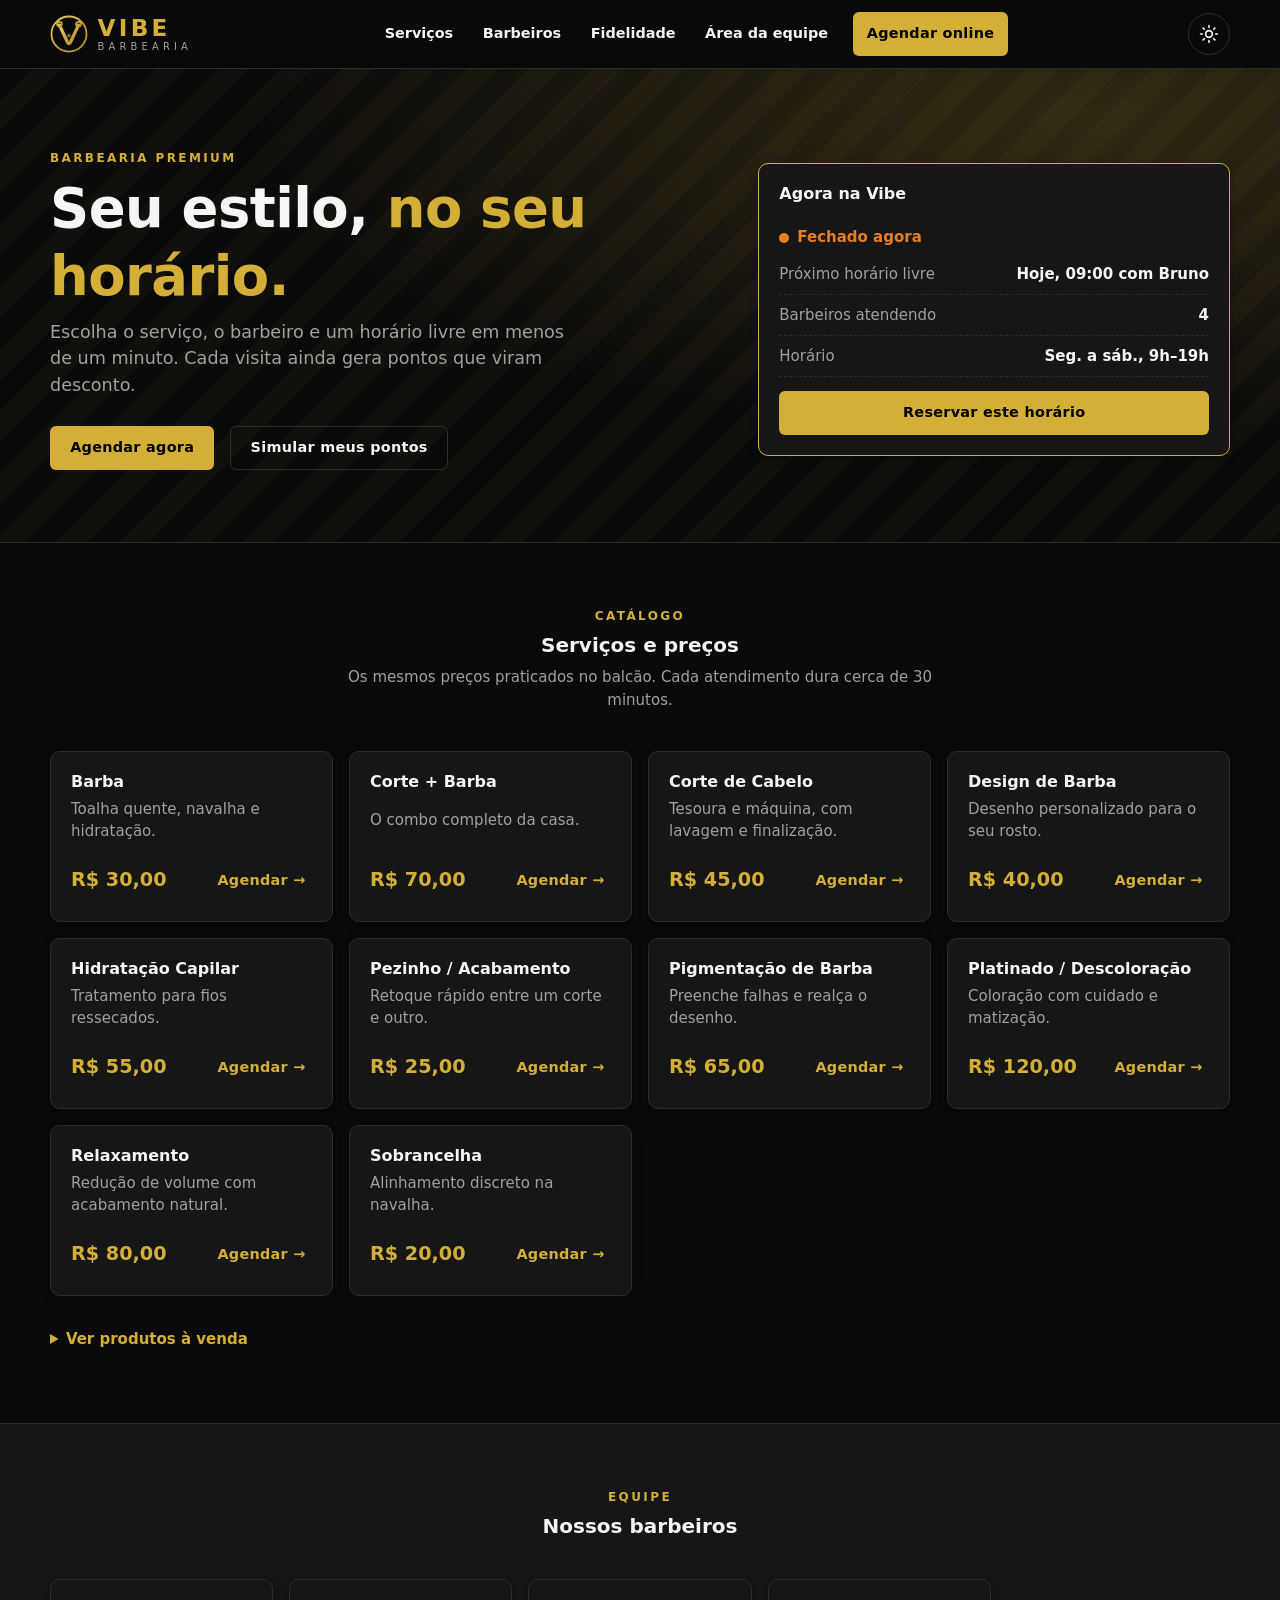
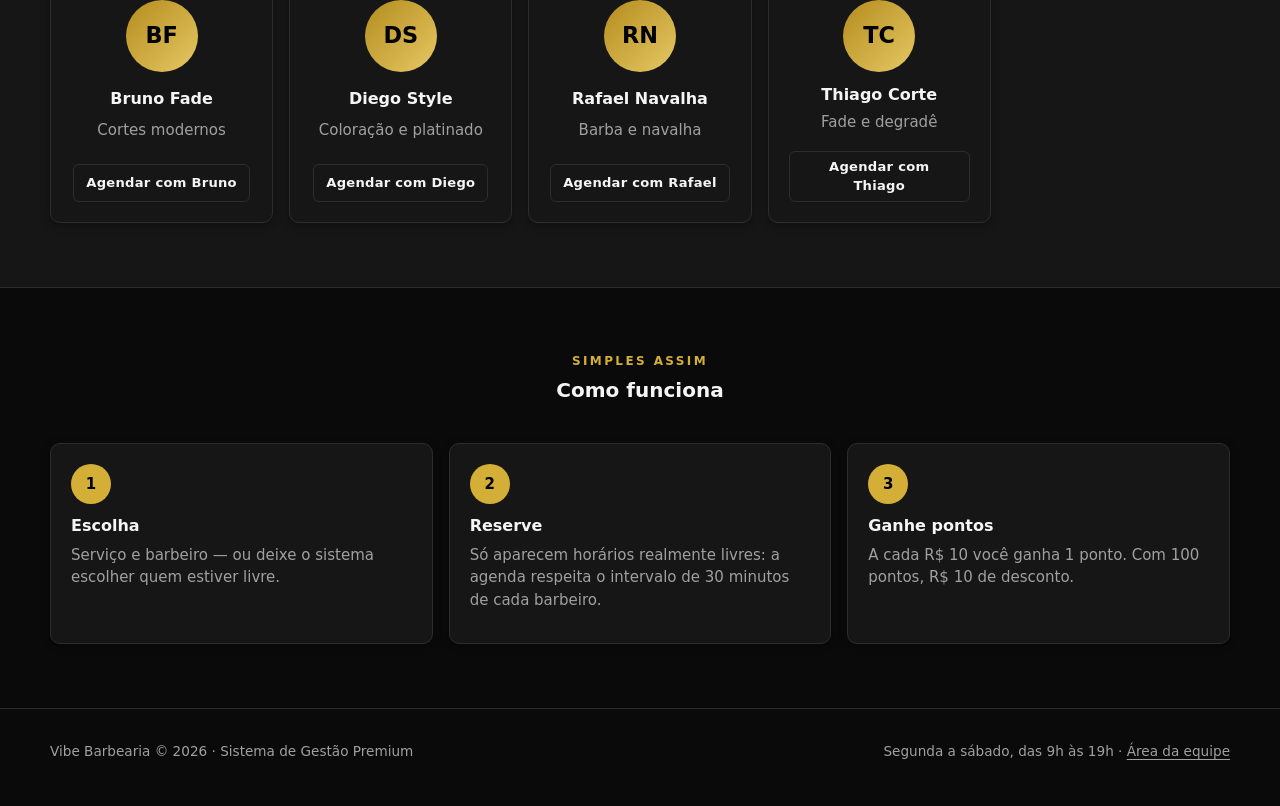
<file: VibeBarbearia-Web/public_html/index.html>
<!DOCTYPE html>
<html lang="pt-BR" data-tema="escuro">
<head>
    <meta charset="UTF-8">
    <meta name="viewport" content="width=device-width, initial-scale=1">
    <meta name="description" content="Vibe Barbearia: cortes, barba e cuidados masculinos. Agende online em poucos cliques.">
    <meta name="theme-color" content="#0a0a0a">
    <title>Início · Vibe Barbearia</title>
    <link rel="icon" href="img/favicon.svg" type="image/svg+xml">
    <link rel="stylesheet" href="css/base.css">
    <link rel="stylesheet" href="css/componentes.css">
    <link rel="stylesheet" href="css/layout.css">
    <link rel="stylesheet" href="css/paginas.css">
    <script src="js/tema.js"></script>
</head>
<body class="site-publico">
    <a class="pular-conteudo" href="#conteudo">Pular para o conteúdo</a>
    <header class="site-cabecalho">
        <div class="conteudo">
            <a class="marca" href="index.html" aria-label="Vibe Barbearia — página inicial">
                <img src="img/logo.svg" alt="" width="38" height="38">
                <span class="marca-texto"><strong>VIBE</strong><small>BARBEARIA</small></span>
            </a>
            <nav class="site-nav" id="site-nav" aria-label="Navegação do site">
                <a href="index.html#servicos">Serviços</a>
                <a href="index.html#equipe">Barbeiros</a>
                <a href="fidelidade.html">Fidelidade</a>
                <a href="login.html">Área da equipe</a>
                <a class="btn btn-primario" href="agendar.html">Agendar online</a>
            </nav>
            <div class="site-acoes">
                <button type="button" class="btn-icone" data-alternar-tema></button>
                <button type="button" class="btn-icone btn-menu-site" id="btn-menu-site" aria-controls="site-nav" aria-expanded="false" aria-label="Abrir menu"></button>
            </div>
        </div>
    </header>

    <main id="conteudo">
        <section class="hero" aria-labelledby="hero-titulo">
            <div class="conteudo hero-grade">
                <div class="hero-texto">
                    <p class="sobretitulo">Barbearia premium</p>
                    <h1 id="hero-titulo">Seu estilo, <span class="texto-dourado">no seu horário.</span></h1>
                    <p class="hero-lead">Escolha o serviço, o barbeiro e um horário livre em menos de um minuto. Cada visita ainda gera pontos que viram desconto.</p>
                    <div class="linha">
                        <a class="btn btn-primario" href="agendar.html">Agendar agora</a>
                        <a class="btn btn-secundario" href="fidelidade.html">Simular meus pontos</a>
                    </div>
                </div>
                <aside class="card hero-card" aria-labelledby="agora-titulo">
                    <h2 id="agora-titulo" class="h3">Agora na Vibe</h2>
                    <p class="status-loja" id="status-loja">Verificando horário…</p>
                    <dl class="hero-dados">
                        <div><dt>Próximo horário livre</dt><dd id="proximo-livre">—</dd></div>
                        <div><dt>Barbeiros atendendo</dt><dd id="qtd-barbeiros">—</dd></div>
                        <div><dt>Horário</dt><dd>Seg. a sáb., 9h–19h</dd></div>
                    </dl>
                    <a class="btn btn-primario btn-bloco" id="link-proximo" href="agendar.html">Reservar este horário</a>
                </aside>
            </div>
        </section>

        <section class="secao" id="servicos" aria-labelledby="servicos-titulo">
            <div class="conteudo">
                <div class="secao-titulo">
                    <p class="sobretitulo">Catálogo</p>
                    <h2 id="servicos-titulo">Serviços e preços</h2>
                    <p class="texto-secundario">Os mesmos preços praticados no balcão. Cada atendimento dura cerca de 30 minutos.</p>
                </div>
                <div class="grade-servicos" id="lista-servicos"><!-- preenchido por inicio.js --></div>
                <details class="produtos">
                    <summary>Ver produtos à venda</summary>
                    <ul class="lista-produtos" id="lista-produtos"></ul>
                </details>
            </div>
        </section>

        <section class="secao secao-alternada" id="equipe" aria-labelledby="equipe-titulo">
            <div class="conteudo">
                <div class="secao-titulo">
                    <p class="sobretitulo">Equipe</p>
                    <h2 id="equipe-titulo">Nossos barbeiros</h2>
                </div>
                <div class="grade-equipe" id="lista-equipe"></div>
            </div>
        </section>

        <section class="secao" aria-labelledby="como-titulo">
            <div class="conteudo">
                <div class="secao-titulo">
                    <p class="sobretitulo">Simples assim</p>
                    <h2 id="como-titulo">Como funciona</h2>
                </div>
                <ol class="grade-3 passos-home">
                    <li class="card"><span class="numero" aria-hidden="true">1</span><h3>Escolha</h3><p class="texto-secundario">Serviço e barbeiro — ou deixe o sistema escolher quem estiver livre.</p></li>
                    <li class="card"><span class="numero" aria-hidden="true">2</span><h3>Reserve</h3><p class="texto-secundario">Só aparecem horários realmente livres: a agenda respeita o intervalo de 30 minutos de cada barbeiro.</p></li>
                    <li class="card"><span class="numero" aria-hidden="true">3</span><h3>Ganhe pontos</h3><p class="texto-secundario">A cada R$ 10 você ganha 1 ponto. Com 100 pontos, R$ 10 de desconto.</p></li>
                </ol>
            </div>
        </section>
    </main>
    <footer class="site-rodape">
        <div class="conteudo">
            <p>Vibe Barbearia © <span id="ano">2026</span> · Sistema de Gestão Premium</p>
            <p>Segunda a sábado, das 9h às 19h · <a href="login.html">Área da equipe</a></p>
        </div>
    </footer>
    <div class="toasts" id="toasts" role="status" aria-live="polite"></div>
    <script src="js/regras.js" defer></script>
    <script src="js/dados-mock.js" defer></script>
    <script src="js/auth.js" defer></script>
    <script src="js/servicos.js" defer></script>
    <script src="js/ui.js" defer></script>
    <script src="js/paginas/inicio.js" defer></script>
</body>
</html>
</file>
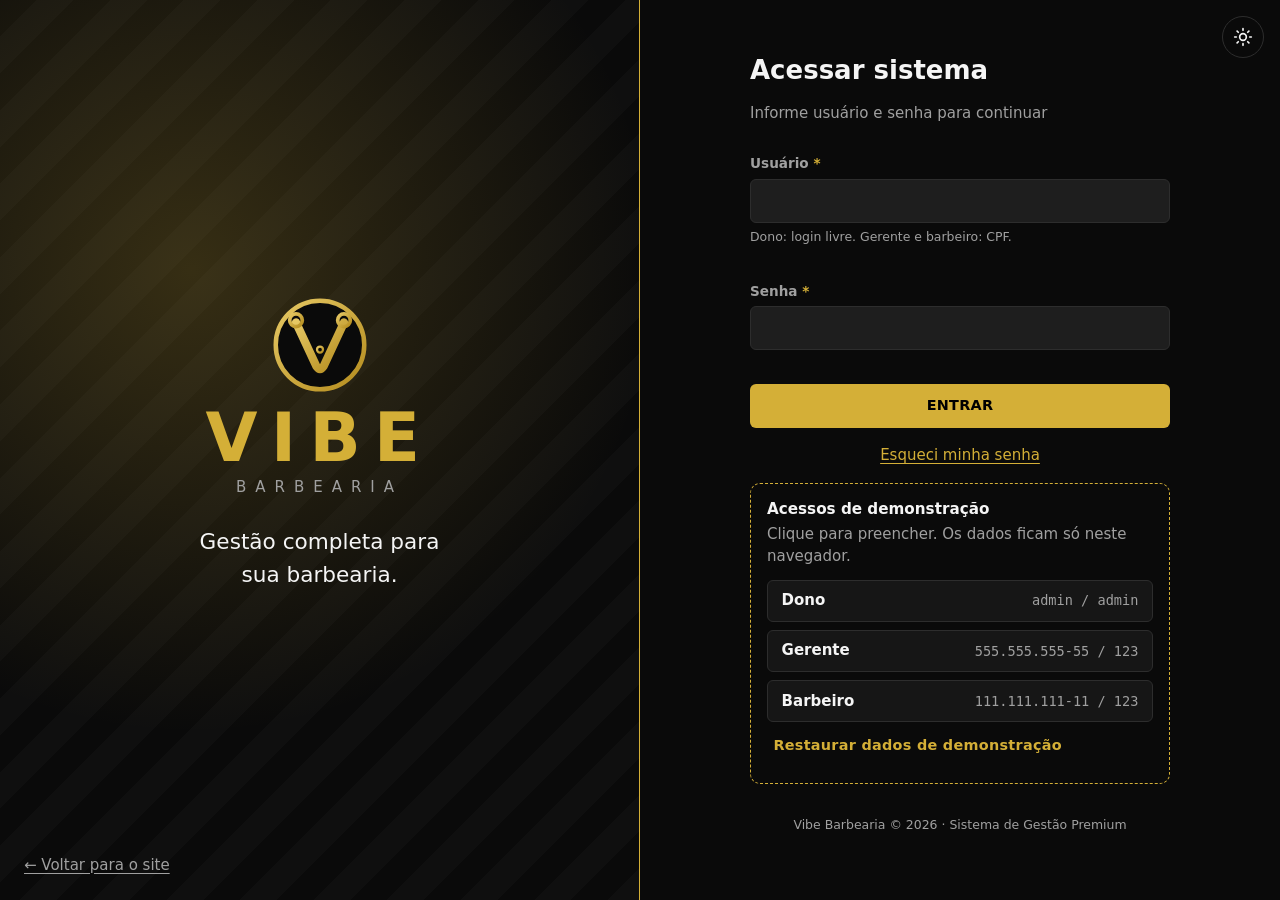
<file: VibeBarbearia-Web/public_html/agenda.html>
<!DOCTYPE html>
<html lang="pt-BR" data-tema="escuro">
<head>
    <meta charset="UTF-8">
    <meta name="viewport" content="width=device-width, initial-scale=1">
    <meta name="description" content="Agenda de horários da barbearia.">
    <meta name="theme-color" content="#0a0a0a">
    <title>Agenda de Horários · Vibe Barbearia</title>
    <link rel="icon" href="img/favicon.svg" type="image/svg+xml">
    <link rel="stylesheet" href="css/base.css">
    <link rel="stylesheet" href="css/componentes.css">
    <link rel="stylesheet" href="css/layout.css">
    <link rel="stylesheet" href="css/paginas.css">
    <script src="js/tema.js"></script>
</head>
<body class="area-interna" data-pagina="agenda.html">
    <a class="pular-conteudo" href="#conteudo">Pular para o conteúdo</a>
    <div class="app">
        <aside class="sidebar" id="sidebar" aria-label="Menu principal">
            <a class="marca" href="dashboard.html" aria-label="Vibe Barbearia — dashboard">
                <img src="img/logo.svg" alt="" width="38" height="38">
                <span class="marca-texto"><strong>VIBE</strong><small>BARBEARIA</small></span>
            </a>
            <nav aria-label="Seções do sistema">
                <ul class="menu" id="menu"><!-- montado por ui.js conforme o perfil --></ul>
            </nav>
            <div class="usuario-box" id="usuario-box"></div>
            <button type="button" class="btn btn-secundario btn-sair" id="btn-sair">Sair</button>
        </aside>
        <div class="fundo-menu" id="fundo-menu"></div>
        <div class="principal">
            <header class="topbar">
                <button type="button" class="btn-icone btn-menu-app" id="btn-menu" aria-controls="sidebar" aria-expanded="false" aria-label="Abrir menu"></button>
                <div>
                    <h1>Agenda de Horários</h1>
                    <p class="subtitulo">Agendamentos por dia e por barbeiro</p>
                </div>
                <div class="topbar-acoes">
                    <button type="button" class="btn-icone" data-alternar-tema></button>
                </div>
            </header>
            <main id="conteudo" class="pagina" tabindex="-1">

                <p class="alerta alerta-info" id="aviso-consulta" hidden>Modo consulta — sem permissão para cadastrar/editar.</p>
                <section class="card barra-ferramentas" aria-label="Filtros da agenda">
                    <div class="navegacao-dia linha">
                        <button type="button" class="btn-icone" id="dia-anterior" aria-label="Dia anterior">‹</button>
                        <button type="button" class="btn btn-secundario btn-peq" id="dia-hoje">Hoje</button>
                        <button type="button" class="btn-icone" id="dia-seguinte" aria-label="Próximo dia">›</button>
                    </div>
                    <form id="form-dia" class="linha" novalidate>
                        <div class="campo">
                            <label for="filtro-data">Data (dd/mm/aaaa)</label>
                            <input id="filtro-data" name="dataFiltro" inputmode="numeric" data-mascara="data" aria-describedby="erro-dataFiltro" maxlength="10">
                            <p class="erro-campo" id="erro-dataFiltro" aria-live="polite"></p>
                        </div>
                        <button type="submit" class="btn btn-secundario">Ir</button>
                    </form>
                    <div class="campo">
                        <label for="filtro-barbeiro">Barbeiro</label>
                        <select id="filtro-barbeiro"></select>
                    </div>
                    <div class="alternar-visao" role="group" aria-label="Modo de visualização">
                        <button type="button" class="btn btn-secundario btn-peq" data-visao="lista" aria-pressed="true">Lista</button>
                        <button type="button" class="btn btn-secundario btn-peq" data-visao="linha" aria-pressed="false">Linha do tempo</button>
                    </div>
                    <button type="button" class="btn btn-primario" id="btn-novo">Novo Agendamento</button>
                </section>
                <h2 class="titulo-dia" id="titulo-dia" aria-live="polite"></h2>
                <section id="visao-lista" aria-label="Agendamentos do dia em lista">
                    <div class="tabela-container">
                        <table class="tabela tabela-responsiva">
                            <caption class="visualmente-oculto">Agendamentos do dia selecionado</caption>
                            <thead><tr><th scope="col">Hora</th><th scope="col">Cliente</th><th scope="col">Barbeiro</th><th scope="col">Status</th><th scope="col">Origem</th><th scope="col" class="direita">Ações</th></tr></thead>
                            <tbody id="tabela-agenda"></tbody>
                        </table>
                    </div>
                </section>
                <section id="visao-linha" class="card" hidden aria-label="Linha do tempo por barbeiro">
                    <div class="linha-tempo" id="linha-tempo"></div>
                </section>
            </main>
            <footer class="rodape-app">Vibe Barbearia © 2026 | Sistema de Gestão Premium</footer>
        </div>
    </div>

    <dialog class="modal" id="modal-agendamento" aria-labelledby="modal-ag-titulo">
        <form id="form-agendamento" novalidate>
            <div class="modal-cabecalho"><h2 id="modal-ag-titulo">Novo Agendamento</h2><button type="button" class="btn-icone" data-fechar aria-label="Fechar">✕</button></div>
            <div class="modal-corpo formulario">
                <p class="erro-formulario" tabindex="-1" role="alert"></p>
                <input type="hidden" name="id">
                <div class="campo">
                        <label for="ag-cliente">Cliente <span class="obrigatorio" aria-hidden="true">*</span></label>
                        <select id="ag-cliente" name="cliente" required aria-required="true" aria-describedby="erro-cliente" ></select>
                        <p class="erro-campo" id="erro-cliente" aria-live="polite"></p>
                    </div>
                <div class="campo">
                        <label for="ag-barbeiro">Barbeiro <span class="obrigatorio" aria-hidden="true">*</span></label>
                        <select id="ag-barbeiro" name="barbeiro" required aria-required="true" aria-describedby="erro-barbeiro" ></select>
                        <p class="erro-campo" id="erro-barbeiro" aria-live="polite"></p>
                    </div>
                <div class="grade-2">
                <div class="campo">
                        <label for="ag-data">Data (dd/mm/aaaa) <span class="obrigatorio" aria-hidden="true">*</span></label>
                        <input id="ag-data" name="data" type="text" required aria-required="true" aria-describedby="erro-data" inputmode="numeric" data-mascara="data" maxlength="10" placeholder="15/10/2026">
                        <p class="erro-campo" id="erro-data" aria-live="polite"></p>
                    </div>
                <div class="campo">
                        <label for="ag-hora">Horário (HH:mm) <span class="obrigatorio" aria-hidden="true">*</span></label>
                        <input id="ag-hora" name="hora" type="text" required aria-required="true" aria-describedby="erro-hora" inputmode="numeric" data-mascara="hora" maxlength="5" placeholder="14:30">
                        <p class="erro-campo" id="erro-hora" aria-live="polite"></p>
                    </div>
                </div>
                <div>
                    <p class="rotulo" id="sugestoes-rotulo">Horários livres deste barbeiro no dia</p>
                    <div class="horarios horarios-compactos" id="sugestoes" role="group" aria-labelledby="sugestoes-rotulo"></div>
                </div>
            </div>
            <div class="modal-rodape"><button type="button" class="btn btn-secundario" data-fechar>Cancelar</button><button type="submit" class="btn btn-primario">Salvar</button></div>
        </form>
    </dialog>
    <div class="toasts" id="toasts" role="status" aria-live="polite"></div>
    <script src="js/regras.js" defer></script>
    <script src="js/dados-mock.js" defer></script>
    <script src="js/auth.js" defer></script>
    <script src="js/servicos.js" defer></script>
    <script src="js/ui.js" defer></script>
    <script src="js/paginas/agenda.js" defer></script>
</body>
</html>
</file>
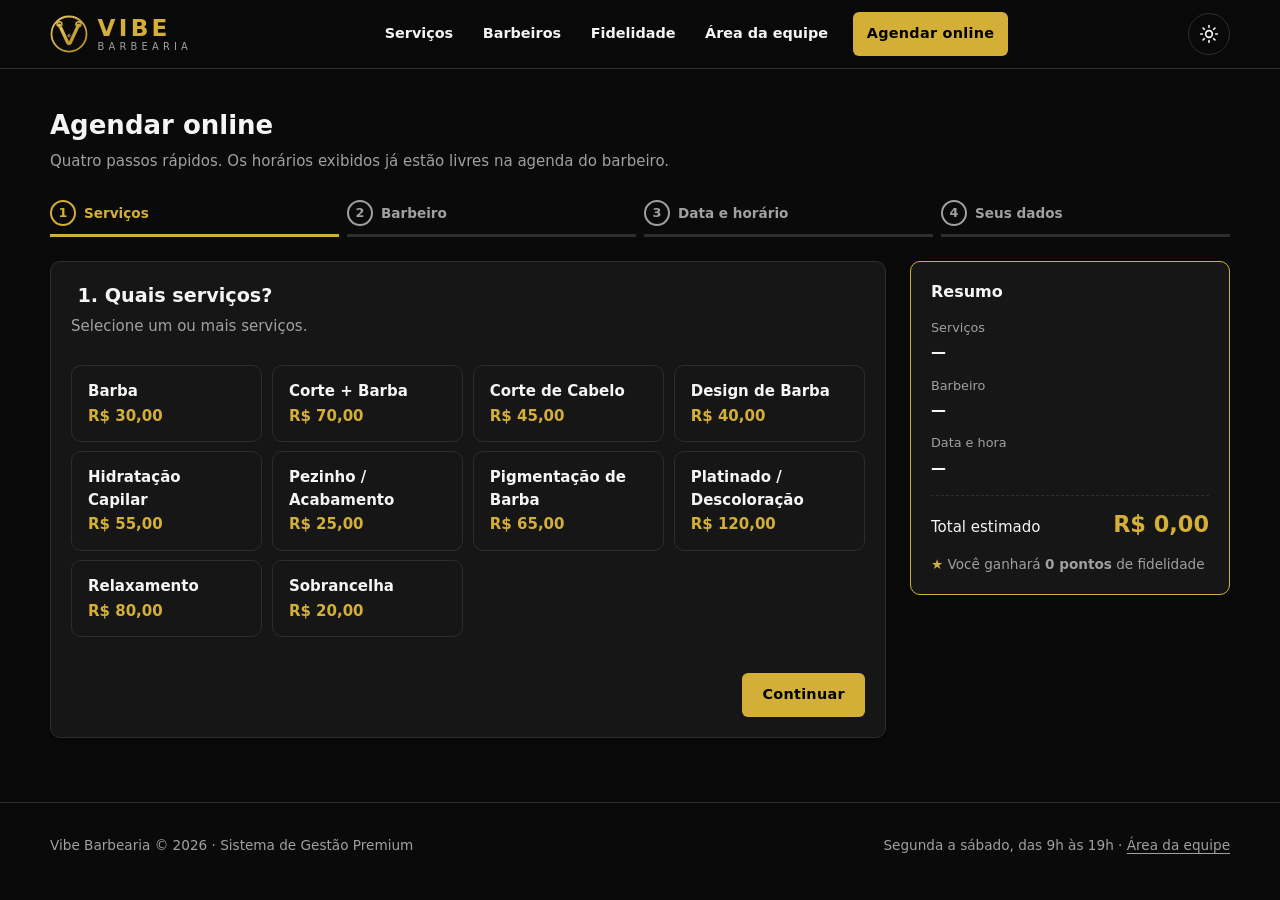
<file: VibeBarbearia-Web/public_html/agendar.html>
<!DOCTYPE html>
<html lang="pt-BR" data-tema="escuro">
<head>
    <meta charset="UTF-8">
    <meta name="viewport" content="width=device-width, initial-scale=1">
    <meta name="description" content="Agende seu horário na Vibe Barbearia: escolha serviço, barbeiro e um horário livre.">
    <meta name="theme-color" content="#0a0a0a">
    <title>Agendar online · Vibe Barbearia</title>
    <link rel="icon" href="img/favicon.svg" type="image/svg+xml">
    <link rel="stylesheet" href="css/base.css">
    <link rel="stylesheet" href="css/componentes.css">
    <link rel="stylesheet" href="css/layout.css">
    <link rel="stylesheet" href="css/paginas.css">
    <script src="js/tema.js"></script>
</head>
<body class="site-publico">
    <a class="pular-conteudo" href="#conteudo">Pular para o conteúdo</a>
    <header class="site-cabecalho">
        <div class="conteudo">
            <a class="marca" href="index.html" aria-label="Vibe Barbearia — página inicial">
                <img src="img/logo.svg" alt="" width="38" height="38">
                <span class="marca-texto"><strong>VIBE</strong><small>BARBEARIA</small></span>
            </a>
            <nav class="site-nav" id="site-nav" aria-label="Navegação do site">
                <a href="index.html#servicos">Serviços</a>
                <a href="index.html#equipe">Barbeiros</a>
                <a href="fidelidade.html">Fidelidade</a>
                <a href="login.html">Área da equipe</a>
                <a class="btn btn-primario" href="agendar.html" aria-current="page">Agendar online</a>
            </nav>
            <div class="site-acoes">
                <button type="button" class="btn-icone" data-alternar-tema></button>
                <button type="button" class="btn-icone btn-menu-site" id="btn-menu-site" aria-controls="site-nav" aria-expanded="false" aria-label="Abrir menu"></button>
            </div>
        </div>
    </header>

    <main id="conteudo" class="conteudo secao-curta">
        <div class="cabecalho-pagina">
            <h1>Agendar online</h1>
            <p class="texto-secundario">Quatro passos rápidos. Os horários exibidos já estão livres na agenda do barbeiro.</p>
        </div>
        <ol class="passos" id="passos" aria-label="Etapas do agendamento">
            <li class="atual" aria-current="step"><span>Serviços</span></li>
            <li><span>Barbeiro</span></li>
            <li><span>Data e horário</span></li>
            <li><span>Seus dados</span></li>
        </ol>
        <div class="agendar-grade">
            <form id="form-agendar" class="card" novalidate>
                <p class="erro-formulario" tabindex="-1" role="alert"></p>

                <fieldset class="etapa" data-etapa="1">
                    <legend>1. Quais serviços?</legend>
                    <p class="texto-secundario">Selecione um ou mais serviços.</p>
                    <div class="chips" id="op-servicos" role="group" aria-describedby="erro-servicos"></div>
                    <p class="erro-campo" id="erro-servicos" aria-live="polite"></p>
                </fieldset>

                <fieldset class="etapa" data-etapa="2" hidden>
                    <legend>2. Com quem?</legend>
                    <div class="chips" id="op-barbeiros" role="radiogroup" aria-describedby="erro-barbeiro"></div>
                    <p class="erro-campo" id="erro-barbeiro" aria-live="polite"></p>
                </fieldset>

                <fieldset class="etapa" data-etapa="3" hidden>
                    <legend>3. Quando?</legend>
                    <p class="rotulo" id="rotulo-dias">Dia</p>
                    <div class="dias" id="op-dias" role="group" aria-labelledby="rotulo-dias"></div>
                    <div class="linha-entre">
                        <p class="rotulo" id="rotulo-horas">Horários disponíveis</p>
                        <div class="legenda" aria-hidden="true"><span class="l-livre">Livre</span><span class="l-sel">Selecionado</span><span class="l-ocupado">Ocupado</span></div>
                    </div>
                    <div class="horarios" id="op-horas" role="group" aria-labelledby="rotulo-horas" aria-describedby="erro-hora"></div>
                    <p class="erro-campo" id="erro-hora" aria-live="polite"></p>
                </fieldset>

                <fieldset class="etapa" data-etapa="4" hidden>
                    <legend>4. Seus dados</legend>
                    <div class="grade-2">
                    <div class="campo">
                        <label for="ag-nome">Nome <span class="obrigatorio" aria-hidden="true">*</span></label>
                        <input id="ag-nome" name="nome" type="text" required aria-required="true" aria-describedby="erro-nome" autocomplete="name" maxlength="80">
                        <p class="erro-campo" id="erro-nome" aria-live="polite"></p>
                    </div>
                    <div class="campo">
                        <label for="ag-telefone">Celular (WhatsApp) <span class="obrigatorio" aria-hidden="true">*</span></label>
                        <input id="ag-telefone" name="telefone" type="tel" required aria-required="true" aria-describedby="erro-telefone ajuda-telefone" autocomplete="tel" inputmode="numeric" data-mascara="telefone" placeholder="(51) 99999-9999">
                        <span class="ajuda" id="ajuda-telefone">DDD + número. Se você já é cliente, usamos o mesmo cadastro.</span>
                        <p class="erro-campo" id="erro-telefone" aria-live="polite"></p>
                    </div>
                    </div>
                    <div class="campo">
                        <label for="ag-email">E-mail (opcional)</label>
                        <input id="ag-email" name="email" type="email" aria-describedby="erro-email" autocomplete="email">
                        <p class="erro-campo" id="erro-email" aria-live="polite"></p>
                    </div>
                </fieldset>

                <div class="acoes-formulario">
                    <button type="button" class="btn btn-secundario" id="btn-voltar" hidden>Voltar</button>
                    <button type="button" class="btn btn-primario" id="btn-avancar">Continuar</button>
                    <button type="submit" class="btn btn-primario" id="btn-confirmar" hidden>Confirmar agendamento</button>
                </div>
            </form>

            <aside class="card resumo-agendamento" aria-labelledby="resumo-titulo" aria-live="polite">
                <h2 id="resumo-titulo" class="h3">Resumo</h2>
                <dl class="resumo-lista">
                    <dt>Serviços</dt><dd id="res-servicos">—</dd>
                    <dt>Barbeiro</dt><dd id="res-barbeiro">—</dd>
                    <dt>Data e hora</dt><dd id="res-quando">—</dd>
                </dl>
                <p class="total-resumo">Total estimado <strong id="res-total">R$ 0,00</strong></p>
                <p class="pontos-resumo"><span aria-hidden="true">★</span> Você ganhará <strong id="res-pontos">0 pontos</strong> de fidelidade</p>
            </aside>
        </div>

        <section class="card confirmacao" id="confirmacao" hidden tabindex="-1" aria-labelledby="conf-titulo">
            <div class="selo" aria-hidden="true">✓</div>
            <h2 id="conf-titulo">Agendamento confirmado!</h2>
            <p id="conf-texto"></p>
            <div class="linha centro-flex">
                <a class="btn btn-primario" id="btn-ics" download="agendamento-vibe.ics" href="#">Adicionar ao calendário</a>
                <a class="btn btn-secundario" id="btn-whats" target="_blank" rel="noopener" href="#">Compartilhar no WhatsApp</a>
                <a class="btn btn-texto" href="agendar.html">Fazer outro agendamento</a>
            </div>
        </section>
    </main>
    <footer class="site-rodape">
        <div class="conteudo">
            <p>Vibe Barbearia © <span id="ano">2026</span> · Sistema de Gestão Premium</p>
            <p>Segunda a sábado, das 9h às 19h · <a href="login.html">Área da equipe</a></p>
        </div>
    </footer>
    <div class="toasts" id="toasts" role="status" aria-live="polite"></div>
    <script src="js/regras.js" defer></script>
    <script src="js/dados-mock.js" defer></script>
    <script src="js/auth.js" defer></script>
    <script src="js/servicos.js" defer></script>
    <script src="js/ui.js" defer></script>
    <script src="js/paginas/agendar.js" defer></script>
</body>
</html>
</file>
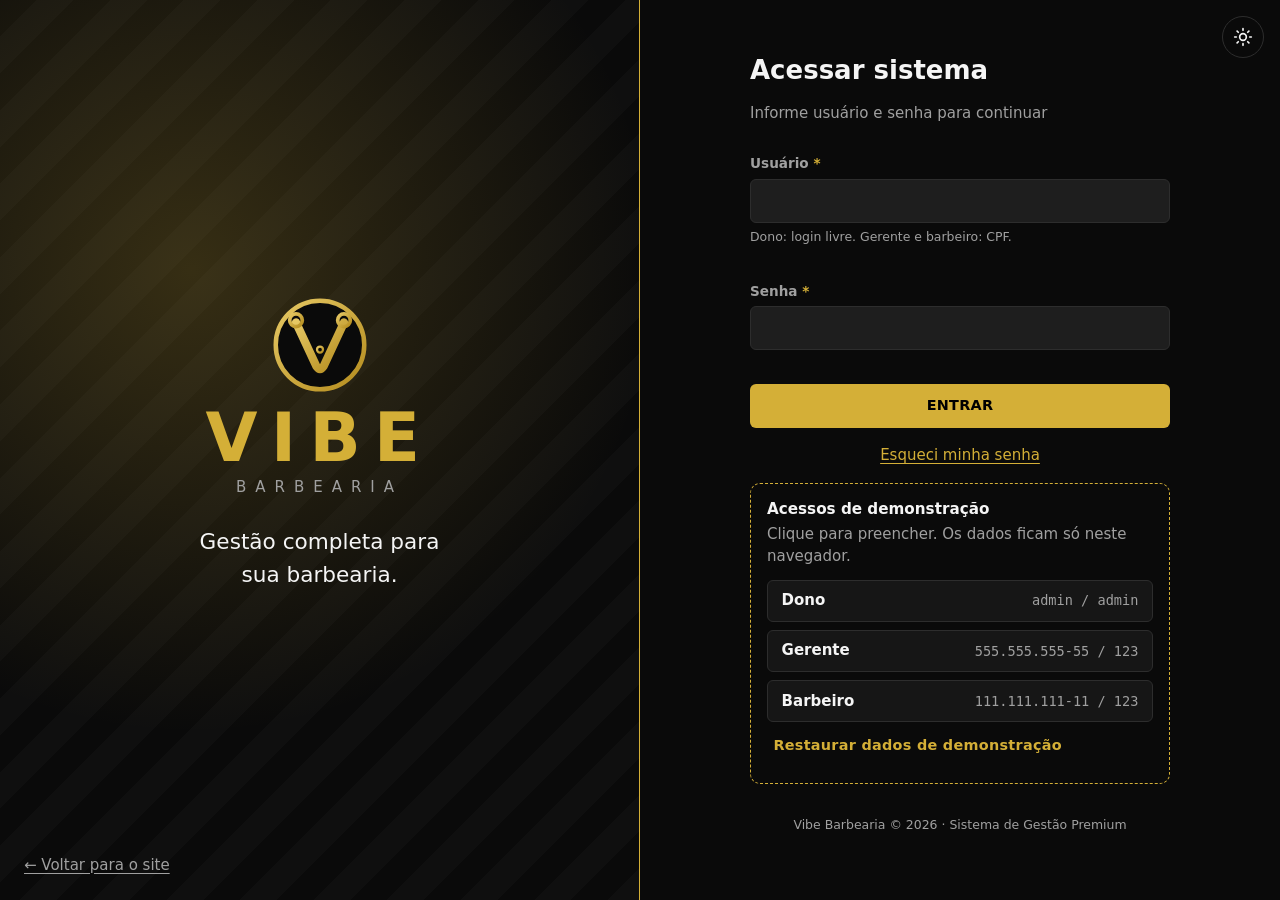
<file: VibeBarbearia-Web/public_html/alterar-senha.html>
<!DOCTYPE html>
<html lang="pt-BR" data-tema="escuro">
<head>
    <meta charset="UTF-8">
    <meta name="viewport" content="width=device-width, initial-scale=1">
    <meta name="description" content="Alteração da senha do usuário.">
    <meta name="theme-color" content="#0a0a0a">
    <title>Alterar senha · Vibe Barbearia</title>
    <link rel="icon" href="img/favicon.svg" type="image/svg+xml">
    <link rel="stylesheet" href="css/base.css">
    <link rel="stylesheet" href="css/componentes.css">
    <link rel="stylesheet" href="css/layout.css">
    <link rel="stylesheet" href="css/paginas.css">
    <script src="js/tema.js"></script>
</head>
<body class="area-interna" data-pagina="alterar-senha.html">
    <a class="pular-conteudo" href="#conteudo">Pular para o conteúdo</a>
    <div class="app">
        <aside class="sidebar" id="sidebar" aria-label="Menu principal">
            <a class="marca" href="dashboard.html" aria-label="Vibe Barbearia — dashboard">
                <img src="img/logo.svg" alt="" width="38" height="38">
                <span class="marca-texto"><strong>VIBE</strong><small>BARBEARIA</small></span>
            </a>
            <nav aria-label="Seções do sistema">
                <ul class="menu" id="menu"><!-- montado por ui.js conforme o perfil --></ul>
            </nav>
            <div class="usuario-box" id="usuario-box"></div>
            <button type="button" class="btn btn-secundario btn-sair" id="btn-sair">Sair</button>
        </aside>
        <div class="fundo-menu" id="fundo-menu"></div>
        <div class="principal">
            <header class="topbar">
                <button type="button" class="btn-icone btn-menu-app" id="btn-menu" aria-controls="sidebar" aria-expanded="false" aria-label="Abrir menu"></button>
                <div>
                    <h1>Alterar senha</h1>
                    <p class="subtitulo">Segurança da sua conta</p>
                </div>
                <div class="topbar-acoes">
                    <button type="button" class="btn-icone" data-alternar-tema></button>
                </div>
            </header>
            <main id="conteudo" class="pagina" tabindex="-1">

                <section class="card cartao-estreito" aria-labelledby="senha-titulo">
                    <h2 id="senha-titulo">Alterar senha</h2>
                    <p class="texto-secundario" id="usuario-senha"></p>
                    <form id="form-senha" class="formulario" novalidate>
                        <p class="erro-formulario" tabindex="-1" role="alert"></p>
                        <div class="campo">
                        <label for="s-atual">Senha atual <span class="obrigatorio" aria-hidden="true">*</span></label>
                        <input id="s-atual" name="atual" type="password" required aria-required="true" aria-describedby="erro-atual" autocomplete="current-password">
                        <p class="erro-campo" id="erro-atual" aria-live="polite"></p>
                    </div>
                        <div class="campo">
                        <label for="s-nova">Nova senha <span class="obrigatorio" aria-hidden="true">*</span></label>
                        <input id="s-nova" name="nova" type="password" required aria-required="true" aria-describedby="erro-nova ajuda-nova" autocomplete="new-password">
                        <span class="ajuda" id="ajuda-nova">Mínimo de 3 caracteres e diferente da atual.</span>
                        <p class="erro-campo" id="erro-nova" aria-live="polite"></p>
                    </div>
                        <div class="forca" aria-live="polite"><div class="progresso"><span id="forca-barra" style="width:0%"></span></div><span class="ajuda" id="forca-texto">Força da senha</span></div>
                        <div class="campo">
                        <label for="s-confirmacao">Confirmar nova senha <span class="obrigatorio" aria-hidden="true">*</span></label>
                        <input id="s-confirmacao" name="confirmacao" type="password" required aria-required="true" aria-describedby="erro-confirmacao" autocomplete="new-password">
                        <p class="erro-campo" id="erro-confirmacao" aria-live="polite"></p>
                    </div>
                        <div class="acoes-formulario"><a class="btn btn-secundario" href="dashboard.html">Cancelar</a><button type="submit" class="btn btn-primario">Salvar</button></div>
                    </form>
                </section>
            </main>
            <footer class="rodape-app">Vibe Barbearia © 2026 | Sistema de Gestão Premium</footer>
        </div>
    </div>

    <div class="toasts" id="toasts" role="status" aria-live="polite"></div>
    <script src="js/regras.js" defer></script>
    <script src="js/dados-mock.js" defer></script>
    <script src="js/auth.js" defer></script>
    <script src="js/servicos.js" defer></script>
    <script src="js/ui.js" defer></script>
    <script src="js/paginas/alterar-senha.js" defer></script>
</body>
</html>
</file>
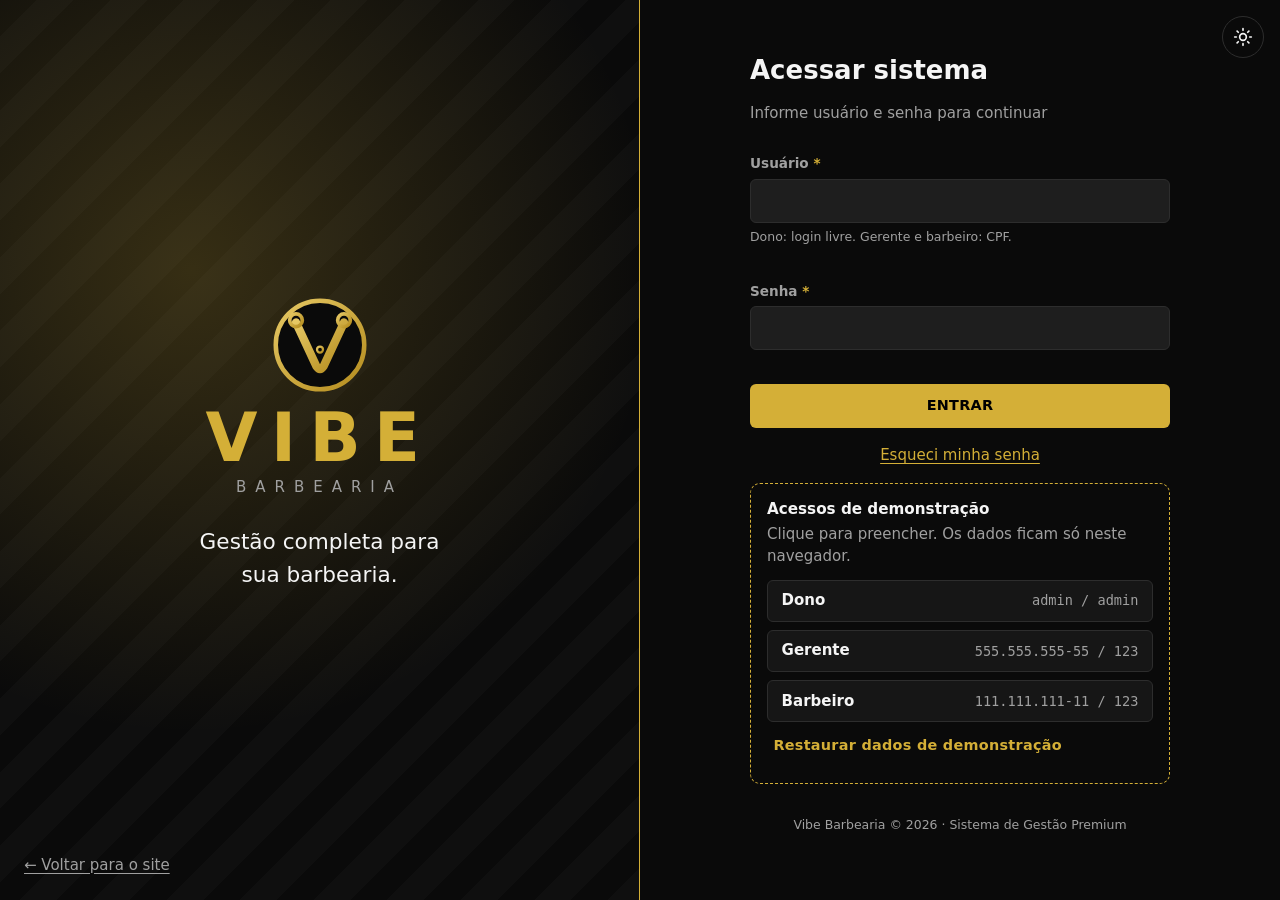
<file: VibeBarbearia-Web/public_html/atendimento.html>
<!DOCTYPE html>
<html lang="pt-BR" data-tema="escuro">
<head>
    <meta charset="UTF-8">
    <meta name="viewport" content="width=device-width, initial-scale=1">
    <meta name="description" content="Registro e finalização de atendimentos.">
    <meta name="theme-color" content="#0a0a0a">
    <title>Registro de Atendimento · Vibe Barbearia</title>
    <link rel="icon" href="img/favicon.svg" type="image/svg+xml">
    <link rel="stylesheet" href="css/base.css">
    <link rel="stylesheet" href="css/componentes.css">
    <link rel="stylesheet" href="css/layout.css">
    <link rel="stylesheet" href="css/paginas.css">
    <script src="js/tema.js"></script>
</head>
<body class="area-interna" data-pagina="atendimento.html">
    <a class="pular-conteudo" href="#conteudo">Pular para o conteúdo</a>
    <div class="app">
        <aside class="sidebar" id="sidebar" aria-label="Menu principal">
            <a class="marca" href="dashboard.html" aria-label="Vibe Barbearia — dashboard">
                <img src="img/logo.svg" alt="" width="38" height="38">
                <span class="marca-texto"><strong>VIBE</strong><small>BARBEARIA</small></span>
            </a>
            <nav aria-label="Seções do sistema">
                <ul class="menu" id="menu"><!-- montado por ui.js conforme o perfil --></ul>
            </nav>
            <div class="usuario-box" id="usuario-box"></div>
            <button type="button" class="btn btn-secundario btn-sair" id="btn-sair">Sair</button>
        </aside>
        <div class="fundo-menu" id="fundo-menu"></div>
        <div class="principal">
            <header class="topbar">
                <button type="button" class="btn-icone btn-menu-app" id="btn-menu" aria-controls="sidebar" aria-expanded="false" aria-label="Abrir menu"></button>
                <div>
                    <h1>Registro de Atendimento</h1>
                    <p class="subtitulo">Finalize o atendimento, calcule comissão e pontos</p>
                </div>
                <div class="topbar-acoes">
                    <button type="button" class="btn-icone" data-alternar-tema></button>
                </div>
            </header>
            <main id="conteudo" class="pagina" tabindex="-1">

                <div class="atendimento-grade">
                    <form id="form-atendimento" class="card formulario" novalidate>
                        <p class="erro-formulario" tabindex="-1" role="alert"></p>
                        <div class="campo">
                        <label for="at-agendamento">Agendamento (pendente) <span class="obrigatorio" aria-hidden="true">*</span></label>
                        <select id="at-agendamento" name="agendamento" required aria-required="true" aria-describedby="erro-agendamento" ></select>
                        <p class="erro-campo" id="erro-agendamento" aria-live="polite"></p>
                    </div>
                        <div class="cliente-info" id="cliente-info" aria-live="polite"></div>
                        <fieldset>
                            <legend>Serviços e produtos <span class="obrigatorio" aria-hidden="true">*</span></legend>
                            <div class="campo"><label for="at-busca" class="visualmente-oculto">Filtrar itens</label><input id="at-busca" type="search" placeholder="Filtrar itens…" autocomplete="off"></div>
                            <div class="lista-itens" id="lista-itens" role="group" aria-describedby="erro-itens"></div>
                            <p class="erro-campo" id="erro-itens" aria-live="polite"></p>
                            <input type="hidden" name="itens">
                        </fieldset>
                        <fieldset>
                            <legend>Forma de Pagamento <span class="obrigatorio" aria-hidden="true">*</span></legend>
                            <div class="chips chips-pagamento" role="radiogroup" aria-describedby="erro-pagamento">
                                <label class="chip"><input type="radio" name="pagamento" value="PIX"><span class="chip-titulo">PIX</span></label>
                                <label class="chip"><input type="radio" name="pagamento" value="CARTAO"><span class="chip-titulo">Cartão</span></label>
                                <label class="chip"><input type="radio" name="pagamento" value="DINHEIRO"><span class="chip-titulo">Dinheiro</span></label>
                            </div>
                            <p class="erro-campo" id="erro-pagamento" aria-live="polite"></p>
                        </fieldset>
                        <div class="resgate card-interno">
                            <label class="check"><input type="checkbox" id="at-resgatar" name="resgatar"> Resgatar pontos de fidelidade</label>
                            <p class="ajuda" id="resgate-ajuda">100 pontos = R$ 10 de desconto, até 50% do valor.</p>
                        </div>
                        <button type="submit" class="btn btn-primario btn-bloco">Finalizar Atendimento</button>
                    </form>
                    <aside class="card recibo" aria-labelledby="recibo-titulo" aria-live="polite">
                        <h2 id="recibo-titulo">Resumo do atendimento</h2>
                        <ul class="recibo-itens" id="recibo-itens"><li class="texto-secundario">Nenhum item selecionado.</li></ul>
                        <dl>
                            <dt>Subtotal</dt><dd id="rc-bruto">R$ 0,00</dd>
                            <dt>Desconto fidelidade</dt><dd id="rc-desconto">R$ 0,00</dd>
                            <hr>
                            <dt>Total a pagar</dt><dd class="total" id="rc-pago">R$ 0,00</dd>
                            <dt id="rc-comissao-rotulo">Comissão do barbeiro</dt><dd id="rc-comissao">R$ 0,00</dd>
                            <dt>Pontos ganhos</dt><dd id="rc-pontos">0</dd>
                            <dt>Saldo de pontos após</dt><dd id="rc-saldo">—</dd>
                        </dl>
                    </aside>
                </div>
            </main>
            <footer class="rodape-app">Vibe Barbearia © 2026 | Sistema de Gestão Premium</footer>
        </div>
    </div>

    <dialog class="modal" id="modal-concluido" aria-labelledby="modal-conc-titulo">
        <div class="modal-cabecalho"><h2 id="modal-conc-titulo">Atendimento Concluído</h2><button type="button" class="btn-icone" data-fechar aria-label="Fechar">✕</button></div>
        <div class="modal-corpo" id="concluido-corpo"></div>
        <div class="modal-rodape"><button type="button" class="btn btn-secundario" id="btn-imprimir">Imprimir recibo</button><button type="button" class="btn btn-primario" data-fechar>Fechar</button></div>
    </dialog>
    <div class="toasts" id="toasts" role="status" aria-live="polite"></div>
    <script src="js/regras.js" defer></script>
    <script src="js/dados-mock.js" defer></script>
    <script src="js/auth.js" defer></script>
    <script src="js/servicos.js" defer></script>
    <script src="js/ui.js" defer></script>
    <script src="js/paginas/atendimento.js" defer></script>
</body>
</html>
</file>
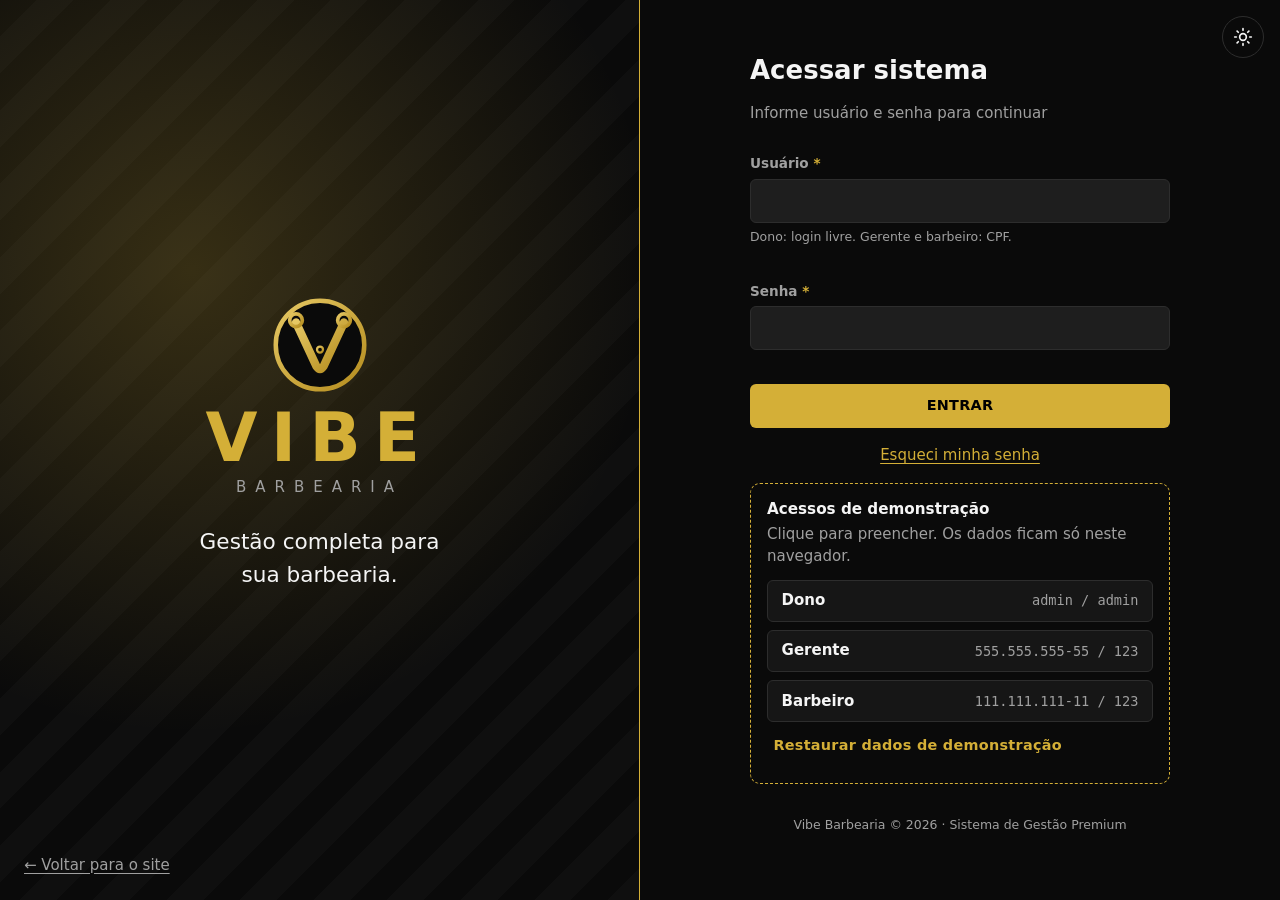
<file: VibeBarbearia-Web/public_html/caixa.html>
<!DOCTYPE html>
<html lang="pt-BR" data-tema="escuro">
<head>
    <meta charset="UTF-8">
    <meta name="viewport" content="width=device-width, initial-scale=1">
    <meta name="description" content="Movimentos de caixa da barbearia.">
    <meta name="theme-color" content="#0a0a0a">
    <title>Caixa · Vibe Barbearia</title>
    <link rel="icon" href="img/favicon.svg" type="image/svg+xml">
    <link rel="stylesheet" href="css/base.css">
    <link rel="stylesheet" href="css/componentes.css">
    <link rel="stylesheet" href="css/layout.css">
    <link rel="stylesheet" href="css/paginas.css">
    <script src="js/tema.js"></script>
</head>
<body class="area-interna" data-pagina="caixa.html">
    <a class="pular-conteudo" href="#conteudo">Pular para o conteúdo</a>
    <div class="app">
        <aside class="sidebar" id="sidebar" aria-label="Menu principal">
            <a class="marca" href="dashboard.html" aria-label="Vibe Barbearia — dashboard">
                <img src="img/logo.svg" alt="" width="38" height="38">
                <span class="marca-texto"><strong>VIBE</strong><small>BARBEARIA</small></span>
            </a>
            <nav aria-label="Seções do sistema">
                <ul class="menu" id="menu"><!-- montado por ui.js conforme o perfil --></ul>
            </nav>
            <div class="usuario-box" id="usuario-box"></div>
            <button type="button" class="btn btn-secundario btn-sair" id="btn-sair">Sair</button>
        </aside>
        <div class="fundo-menu" id="fundo-menu"></div>
        <div class="principal">
            <header class="topbar">
                <button type="button" class="btn-icone btn-menu-app" id="btn-menu" aria-controls="sidebar" aria-expanded="false" aria-label="Abrir menu"></button>
                <div>
                    <h1>Caixa</h1>
                    <p class="subtitulo">Movimentos, totais e comissões</p>
                </div>
                <div class="topbar-acoes">
                    <button type="button" class="btn-icone" data-alternar-tema></button>
                </div>
            </header>
            <main id="conteudo" class="pagina" tabindex="-1">

                <p class="alerta alerta-info" id="aviso-barbeiro" hidden>Você está vendo apenas os seus atendimentos.</p>
                <form class="card barra-ferramentas" id="form-filtros" novalidate aria-label="Filtros do caixa">
                    <p class="erro-formulario" tabindex="-1" role="alert"></p>
                    <div class="campo">
                        <label for="cx-inicio">Período de</label>
                        <input id="cx-inicio" name="inicio" type="text" aria-describedby="erro-inicio" inputmode="numeric" data-mascara="data" maxlength="10">
                        <p class="erro-campo" id="erro-inicio" aria-live="polite"></p>
                    </div>
                    <div class="campo">
                        <label for="cx-fim">até</label>
                        <input id="cx-fim" name="fim" type="text" aria-describedby="erro-fim" inputmode="numeric" data-mascara="data" maxlength="10">
                        <p class="erro-campo" id="erro-fim" aria-live="polite"></p>
                    </div>
                    <div class="campo">
                        <label for="cx-cliente">Cliente</label>
                        <select id="cx-cliente" name="cliente" aria-describedby="erro-cliente" ></select>
                        <p class="erro-campo" id="erro-cliente" aria-live="polite"></p>
                    </div>
                    <div class="campo">
                        <label for="cx-barbeiro">Barbeiro</label>
                        <select id="cx-barbeiro" name="barbeiro" aria-describedby="erro-barbeiro" ></select>
                        <p class="erro-campo" id="erro-barbeiro" aria-live="polite"></p>
                    </div>
                    <div class="campo">
                        <label for="cx-forma">Pagamento</label>
                        <select id="cx-forma" name="forma" aria-describedby="erro-forma" ><option value="">Todas as formas</option><option value="DINHEIRO">Dinheiro</option><option value="CARTAO">Cartão</option><option value="PIX">PIX</option></select>
                        <p class="erro-campo" id="erro-forma" aria-live="polite"></p>
                    </div>
                    <div class="campo campo-busca"><label for="cx-texto">Buscar</label><input id="cx-texto" name="texto" type="search" placeholder="Cliente, barbeiro, valor ou forma de pagamento"></div>
                    <div class="linha">
                        <button type="submit" class="btn btn-primario">Aplicar</button>
                        <button type="button" class="btn btn-secundario btn-peq" data-periodo="hoje">Hoje</button>
                        <button type="button" class="btn btn-secundario btn-peq" data-periodo="mes">Este mês</button>
                        <button type="button" class="btn btn-texto" id="btn-limpar">Limpar filtros</button>
                    </div>
                </form>
                <section class="grade-4" id="cx-kpis" aria-label="Totais do período"></section>
                <section class="card" aria-labelledby="cx-tabela-titulo">
                    <div class="card-titulo"><h2 id="cx-tabela-titulo">Movimentos <span class="texto-secundario" id="cx-contagem"></span></h2>
                        <button type="button" class="btn btn-secundario btn-peq" id="btn-csv">Exportar CSV</button></div>
                    <div class="tabela-container">
                        <table class="tabela tabela-responsiva">
                            <caption class="visualmente-oculto">Movimentos do caixa no período filtrado</caption>
                            <thead><tr><th scope="col">Data</th><th scope="col">Hora</th><th scope="col">Cliente</th><th scope="col">Barbeiro</th><th scope="col">Serviços</th><th scope="col">Pagamento</th><th scope="col" class="num">Valor</th><th scope="col" class="num">Comissão</th></tr></thead>
                            <tbody id="tabela-caixa"></tbody>
                        </table>
                    </div>
                </section>
            </main>
            <footer class="rodape-app">Vibe Barbearia © 2026 | Sistema de Gestão Premium</footer>
        </div>
    </div>

    <div class="toasts" id="toasts" role="status" aria-live="polite"></div>
    <script src="js/regras.js" defer></script>
    <script src="js/dados-mock.js" defer></script>
    <script src="js/auth.js" defer></script>
    <script src="js/servicos.js" defer></script>
    <script src="js/ui.js" defer></script>
    <script src="js/paginas/caixa.js" defer></script>
</body>
</html>
</file>
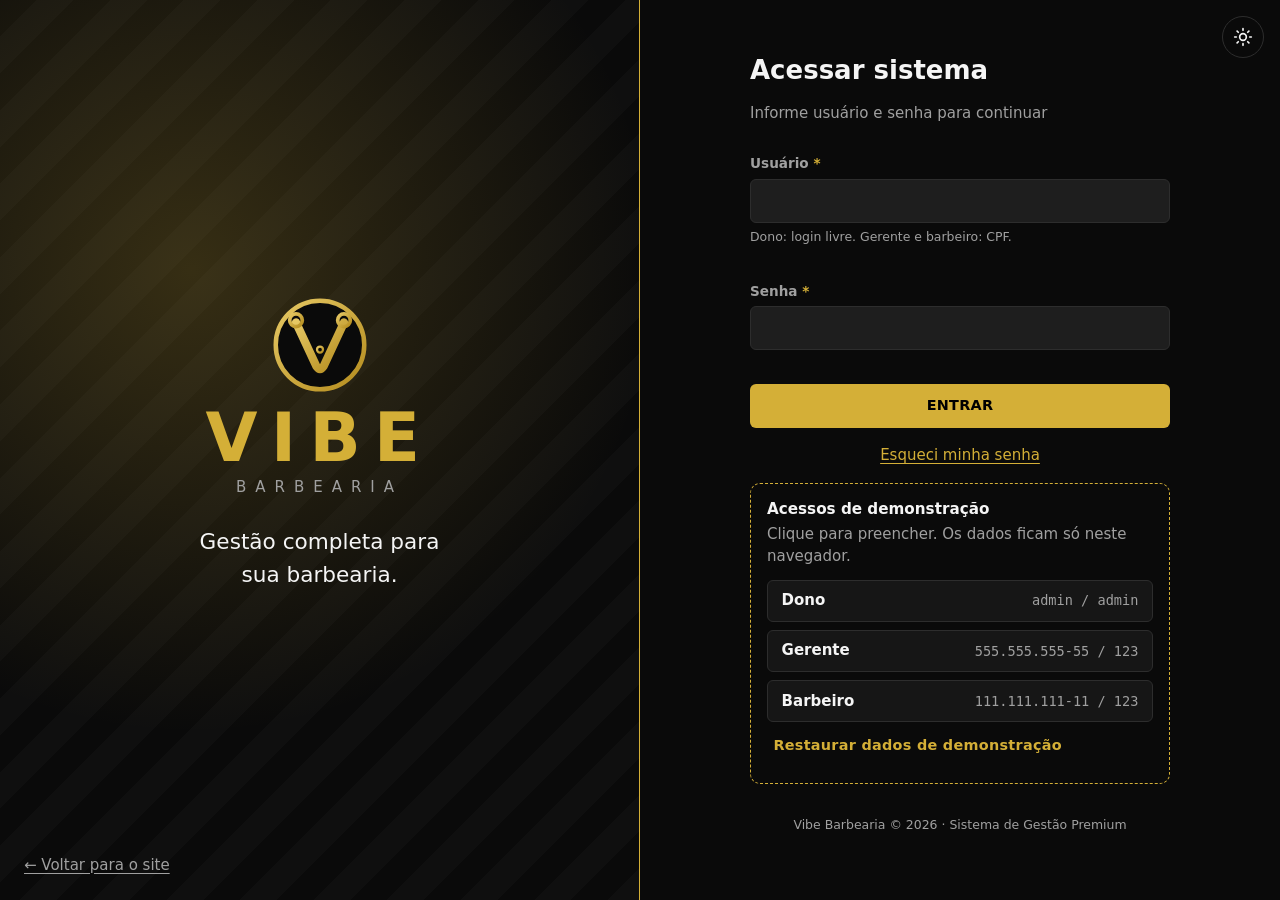
<file: VibeBarbearia-Web/public_html/clientes.html>
<!DOCTYPE html>
<html lang="pt-BR" data-tema="escuro">
<head>
    <meta charset="UTF-8">
    <meta name="viewport" content="width=device-width, initial-scale=1">
    <meta name="description" content="Cadastro de clientes da barbearia.">
    <meta name="theme-color" content="#0a0a0a">
    <title>Gerenciamento de Clientes · Vibe Barbearia</title>
    <link rel="icon" href="img/favicon.svg" type="image/svg+xml">
    <link rel="stylesheet" href="css/base.css">
    <link rel="stylesheet" href="css/componentes.css">
    <link rel="stylesheet" href="css/layout.css">
    <link rel="stylesheet" href="css/paginas.css">
    <script src="js/tema.js"></script>
</head>
<body class="area-interna" data-pagina="clientes.html">
    <a class="pular-conteudo" href="#conteudo">Pular para o conteúdo</a>
    <div class="app">
        <aside class="sidebar" id="sidebar" aria-label="Menu principal">
            <a class="marca" href="dashboard.html" aria-label="Vibe Barbearia — dashboard">
                <img src="img/logo.svg" alt="" width="38" height="38">
                <span class="marca-texto"><strong>VIBE</strong><small>BARBEARIA</small></span>
            </a>
            <nav aria-label="Seções do sistema">
                <ul class="menu" id="menu"><!-- montado por ui.js conforme o perfil --></ul>
            </nav>
            <div class="usuario-box" id="usuario-box"></div>
            <button type="button" class="btn btn-secundario btn-sair" id="btn-sair">Sair</button>
        </aside>
        <div class="fundo-menu" id="fundo-menu"></div>
        <div class="principal">
            <header class="topbar">
                <button type="button" class="btn-icone btn-menu-app" id="btn-menu" aria-controls="sidebar" aria-expanded="false" aria-label="Abrir menu"></button>
                <div>
                    <h1>Gerenciamento de Clientes</h1>
                    <p class="subtitulo">Cadastro, pesquisa e histórico</p>
                </div>
                <div class="topbar-acoes">
                    <button type="button" class="btn-icone" data-alternar-tema></button>
                </div>
            </header>
            <main id="conteudo" class="pagina" tabindex="-1">

                <section class="card barra-ferramentas" aria-label="Pesquisa de clientes">
                    <div class="campo campo-busca">
                        <label for="busca">Buscar por nome ou telefone</label>
                        <input id="busca" type="search" placeholder="Ex.: Silva ou 99988" autocomplete="off">
                    </div>
                    <button type="button" class="btn btn-primario" id="btn-novo">Novo Cliente</button>
                </section>
                <p class="texto-secundario" id="contagem" aria-live="polite"></p>
                <div class="tabela-container">
                    <table class="tabela tabela-responsiva">
                        <caption class="visualmente-oculto">Clientes cadastrados</caption>
                        <thead><tr><th scope="col">Nome</th><th scope="col">Telefone</th><th scope="col">E-mail</th><th scope="col" class="num">Pontos Fidelidade</th><th scope="col">Último Corte</th><th scope="col" class="direita">Ações</th></tr></thead>
                        <tbody id="tabela-clientes"></tbody>
                    </table>
                </div>
            </main>
            <footer class="rodape-app">Vibe Barbearia © 2026 | Sistema de Gestão Premium</footer>
        </div>
    </div>

    <dialog class="modal" id="modal-cliente" aria-labelledby="modal-cli-titulo">
        <form id="form-cliente" novalidate>
            <div class="modal-cabecalho"><h2 id="modal-cli-titulo">Cadastrar Novo Cliente</h2><button type="button" class="btn-icone" data-fechar aria-label="Fechar">✕</button></div>
            <div class="modal-corpo formulario">
                <p class="erro-formulario" tabindex="-1" role="alert"></p>
                <input type="hidden" name="id">
                <div class="campo">
                        <label for="cli-nome">Nome <span class="obrigatorio" aria-hidden="true">*</span></label>
                        <input id="cli-nome" name="nome" type="text" required aria-required="true" aria-describedby="erro-nome" maxlength="80" autocomplete="off">
                        <p class="erro-campo" id="erro-nome" aria-live="polite"></p>
                    </div>
                <div class="grade-2">
                <div class="campo">
                        <label for="cli-telefone">Telefone <span class="obrigatorio" aria-hidden="true">*</span></label>
                        <input id="cli-telefone" name="telefone" type="tel" required aria-required="true" aria-describedby="erro-telefone ajuda-telefone" inputmode="numeric" data-mascara="telefone">
                        <span class="ajuda" id="ajuda-telefone">10 ou 11 dígitos, com DDD.</span>
                        <p class="erro-campo" id="erro-telefone" aria-live="polite"></p>
                    </div>
                <div class="campo">
                        <label for="cli-cpf">CPF (opcional)</label>
                        <input id="cli-cpf" name="cpf" type="text" aria-describedby="erro-cpf ajuda-cpf" inputmode="numeric" data-mascara="cpf" maxlength="14">
                        <span class="ajuda" id="ajuda-cpf">Conferimos os dígitos verificadores.</span>
                        <p class="erro-campo" id="erro-cpf" aria-live="polite"></p>
                    </div>
                </div>
                <div class="campo">
                        <label for="cli-email">E-mail</label>
                        <input id="cli-email" name="email" type="email" aria-describedby="erro-email" autocomplete="off">
                        <p class="erro-campo" id="erro-email" aria-live="polite"></p>
                    </div>
            </div>
            <div class="modal-rodape"><button type="button" class="btn btn-secundario" data-fechar>Cancelar</button><button type="submit" class="btn btn-primario">Salvar</button></div>
        </form>
    </dialog>
    <dialog class="modal" id="modal-historico" aria-labelledby="modal-hist-titulo">
        <div class="modal-cabecalho"><h2 id="modal-hist-titulo">Histórico</h2><button type="button" class="btn-icone" data-fechar aria-label="Fechar">✕</button></div>
        <div class="modal-corpo" id="historico-corpo"></div>
    </dialog>
    <div class="toasts" id="toasts" role="status" aria-live="polite"></div>
    <script src="js/regras.js" defer></script>
    <script src="js/dados-mock.js" defer></script>
    <script src="js/auth.js" defer></script>
    <script src="js/servicos.js" defer></script>
    <script src="js/ui.js" defer></script>
    <script src="js/paginas/clientes.js" defer></script>
</body>
</html>
</file>
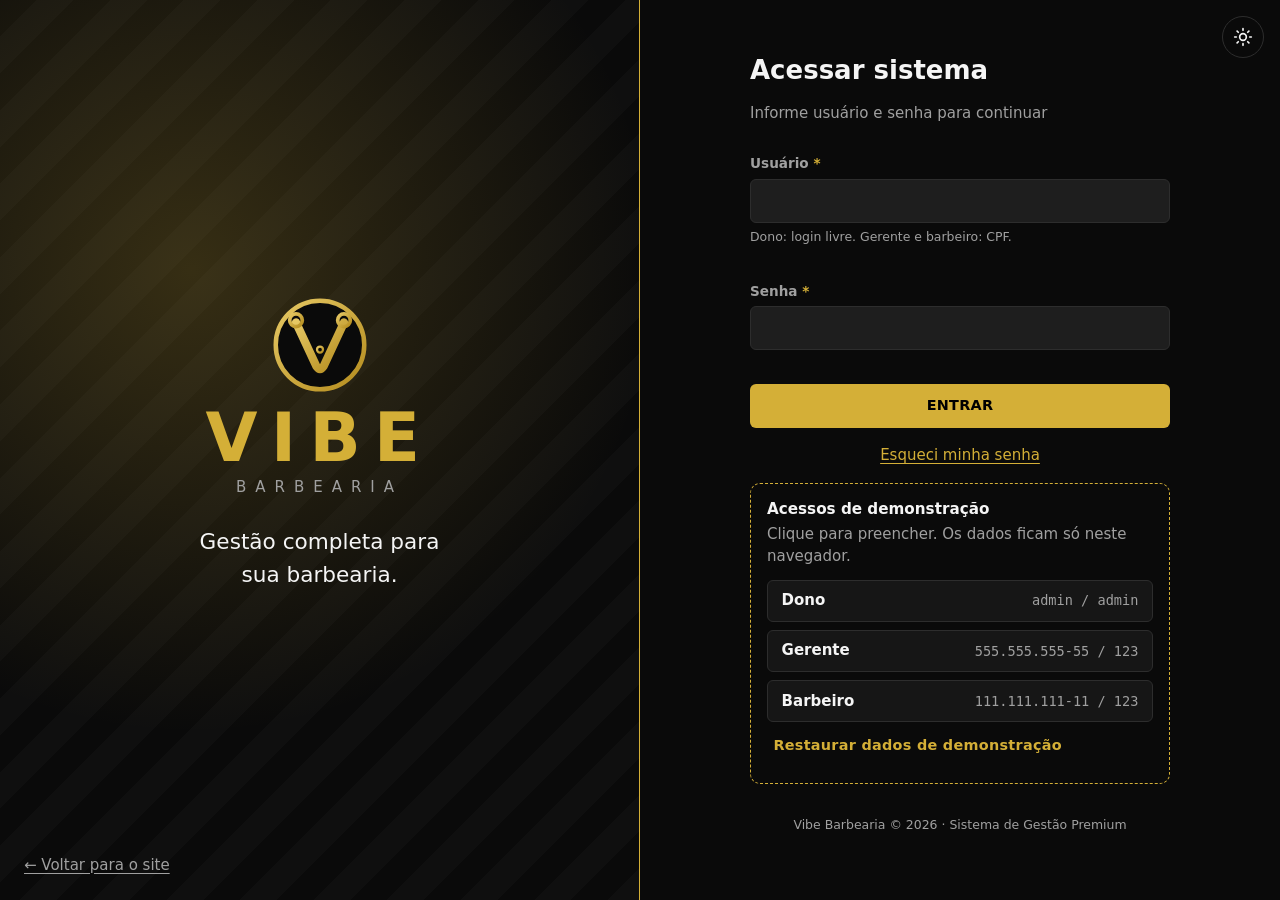
<file: VibeBarbearia-Web/public_html/dashboard.html>
<!DOCTYPE html>
<html lang="pt-BR" data-tema="escuro">
<head>
    <meta charset="UTF-8">
    <meta name="viewport" content="width=device-width, initial-scale=1">
    <meta name="description" content="Indicadores do dia, do mês e do ano.">
    <meta name="theme-color" content="#0a0a0a">
    <title>Dashboard · Vibe Barbearia</title>
    <link rel="icon" href="img/favicon.svg" type="image/svg+xml">
    <link rel="stylesheet" href="css/base.css">
    <link rel="stylesheet" href="css/componentes.css">
    <link rel="stylesheet" href="css/layout.css">
    <link rel="stylesheet" href="css/paginas.css">
    <script src="js/tema.js"></script>
</head>
<body class="area-interna" data-pagina="dashboard.html">
    <a class="pular-conteudo" href="#conteudo">Pular para o conteúdo</a>
    <div class="app">
        <aside class="sidebar" id="sidebar" aria-label="Menu principal">
            <a class="marca" href="dashboard.html" aria-label="Vibe Barbearia — dashboard">
                <img src="img/logo.svg" alt="" width="38" height="38">
                <span class="marca-texto"><strong>VIBE</strong><small>BARBEARIA</small></span>
            </a>
            <nav aria-label="Seções do sistema">
                <ul class="menu" id="menu"><!-- montado por ui.js conforme o perfil --></ul>
            </nav>
            <div class="usuario-box" id="usuario-box"></div>
            <button type="button" class="btn btn-secundario btn-sair" id="btn-sair">Sair</button>
        </aside>
        <div class="fundo-menu" id="fundo-menu"></div>
        <div class="principal">
            <header class="topbar">
                <button type="button" class="btn-icone btn-menu-app" id="btn-menu" aria-controls="sidebar" aria-expanded="false" aria-label="Abrir menu"></button>
                <div>
                    <h1>Dashboard</h1>
                    <p class="subtitulo">Visão geral do dia</p>
                </div>
                <div class="topbar-acoes">
                    <button type="button" class="btn-icone" data-alternar-tema></button>
                </div>
            </header>
            <main id="conteudo" class="pagina" tabindex="-1">

                <section class="saudacao linha-entre" aria-label="Saudação">
                    <div>
                        <h2 id="saudacao">Olá!</h2>
                        <p class="texto-secundario" id="data-hoje"></p>
                    </div>
                    <div class="linha" id="atalhos"></div>
                </section>
                <section aria-labelledby="kpi-titulo">
                    <h2 id="kpi-titulo" class="visualmente-oculto">Indicadores</h2>
                    <div class="grade-3" id="kpis"></div>
                </section>
                <div class="dash-grade">
                    <section class="card" aria-labelledby="graf-titulo">
                        <div class="card-titulo"><h2 id="graf-titulo">Faturamento — últimos 14 dias</h2></div>
                        <canvas id="graf-faturamento" data-altura="260"></canvas>
                    </section>
                    <section class="card" aria-labelledby="prox-titulo">
                        <div class="card-titulo"><h2 id="prox-titulo">Próximos atendimentos de hoje</h2><a class="btn btn-texto" href="agenda.html">Ver agenda</a></div>
                        <ul class="lista-proximos" id="lista-proximos"></ul>
                    </section>
                </div>
            </main>
            <footer class="rodape-app">Vibe Barbearia © 2026 | Sistema de Gestão Premium</footer>
        </div>
    </div>

    <div class="toasts" id="toasts" role="status" aria-live="polite"></div>
    <script src="js/regras.js" defer></script>
    <script src="js/dados-mock.js" defer></script>
    <script src="js/auth.js" defer></script>
    <script src="js/servicos.js" defer></script>
    <script src="js/ui.js" defer></script>
    <script src="js/graficos.js" defer></script>
    <script src="js/paginas/dashboard.js" defer></script>
</body>
</html>
</file>
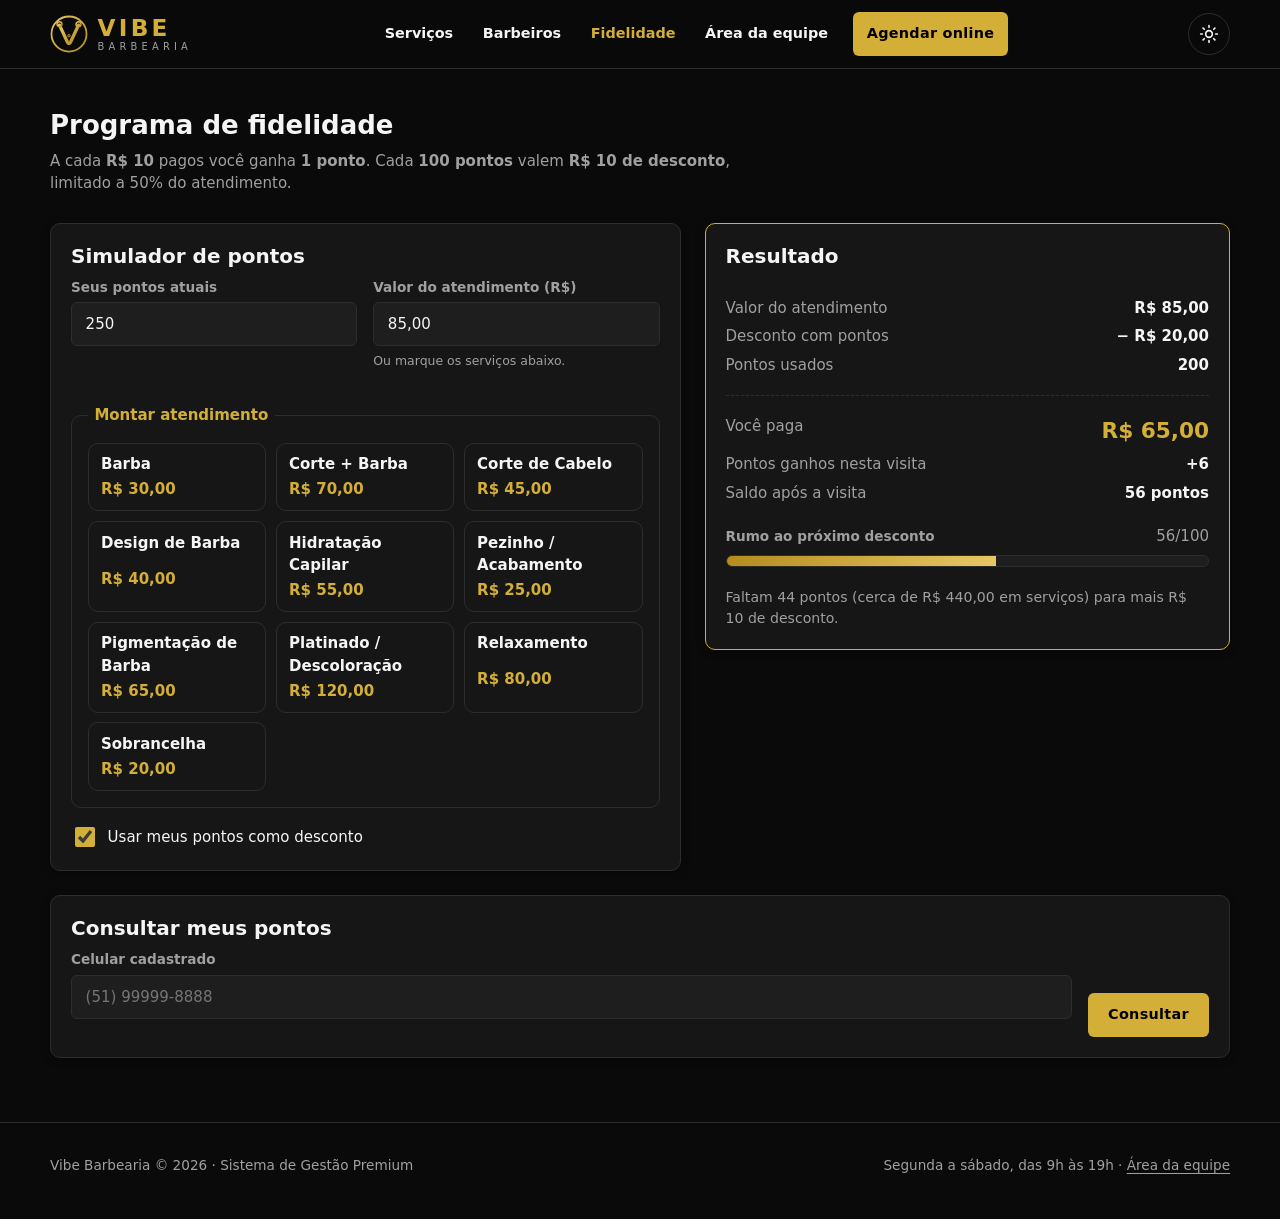
<file: VibeBarbearia-Web/public_html/fidelidade.html>
<!DOCTYPE html>
<html lang="pt-BR" data-tema="escuro">
<head>
    <meta charset="UTF-8">
    <meta name="viewport" content="width=device-width, initial-scale=1">
    <meta name="description" content="Simule seus pontos de fidelidade da Vibe Barbearia e veja quanto de desconto você ganha.">
    <meta name="theme-color" content="#0a0a0a">
    <title>Programa de fidelidade · Vibe Barbearia</title>
    <link rel="icon" href="img/favicon.svg" type="image/svg+xml">
    <link rel="stylesheet" href="css/base.css">
    <link rel="stylesheet" href="css/componentes.css">
    <link rel="stylesheet" href="css/layout.css">
    <link rel="stylesheet" href="css/paginas.css">
    <script src="js/tema.js"></script>
</head>
<body class="site-publico">
    <a class="pular-conteudo" href="#conteudo">Pular para o conteúdo</a>
    <header class="site-cabecalho">
        <div class="conteudo">
            <a class="marca" href="index.html" aria-label="Vibe Barbearia — página inicial">
                <img src="img/logo.svg" alt="" width="38" height="38">
                <span class="marca-texto"><strong>VIBE</strong><small>BARBEARIA</small></span>
            </a>
            <nav class="site-nav" id="site-nav" aria-label="Navegação do site">
                <a href="index.html#servicos">Serviços</a>
                <a href="index.html#equipe">Barbeiros</a>
                <a href="fidelidade.html" aria-current="page">Fidelidade</a>
                <a href="login.html">Área da equipe</a>
                <a class="btn btn-primario" href="agendar.html">Agendar online</a>
            </nav>
            <div class="site-acoes">
                <button type="button" class="btn-icone" data-alternar-tema></button>
                <button type="button" class="btn-icone btn-menu-site" id="btn-menu-site" aria-controls="site-nav" aria-expanded="false" aria-label="Abrir menu"></button>
            </div>
        </div>
    </header>

    <main id="conteudo" class="conteudo secao-curta">
        <div class="cabecalho-pagina">
            <h1>Programa de fidelidade</h1>
            <p class="texto-secundario">A cada <strong>R$ 10</strong> pagos você ganha <strong>1 ponto</strong>. Cada <strong>100 pontos</strong> valem <strong>R$ 10 de desconto</strong>, limitado a 50% do atendimento.</p>
        </div>
        <div class="fidelidade-grade">
            <section class="card" aria-labelledby="sim-titulo">
                <h2 id="sim-titulo">Simulador de pontos</h2>
                <form id="form-simulador" class="formulario" novalidate>
                    <div class="grade-2">
                    <div class="campo">
                        <label for="sim-pontos">Seus pontos atuais</label>
                        <input id="sim-pontos" name="pontosAtuais" type="number" aria-describedby="erro-pontosAtuais" min="0" step="1" value="250" inputmode="numeric">
                        <p class="erro-campo" id="erro-pontosAtuais" aria-live="polite"></p>
                    </div>
                    <div class="campo">
                        <label for="sim-valor">Valor do atendimento (R$)</label>
                        <input id="sim-valor" name="valorAtendimento" type="text" aria-describedby="erro-valorAtendimento ajuda-valorAtendimento" inputmode="decimal" value="85,00">
                        <span class="ajuda" id="ajuda-valorAtendimento">Ou marque os serviços abaixo.</span>
                        <p class="erro-campo" id="erro-valorAtendimento" aria-live="polite"></p>
                    </div>
                    </div>
                    <fieldset>
                        <legend>Montar atendimento</legend>
                        <div class="chips chips-compactos" id="sim-servicos"></div>
                    </fieldset>
                    <label class="check"><input type="checkbox" id="sim-resgatar" checked> Usar meus pontos como desconto</label>
                </form>
            </section>
            <section class="card resultado-simulador" aria-labelledby="res-sim-titulo" aria-live="polite">
                <h2 id="res-sim-titulo">Resultado</h2>
                <div class="recibo">
                    <dl>
                        <dt>Valor do atendimento</dt><dd id="r-bruto">—</dd>
                        <dt>Desconto com pontos</dt><dd id="r-desconto">—</dd>
                        <dt>Pontos usados</dt><dd id="r-usados">—</dd>
                        <hr>
                        <dt>Você paga</dt><dd class="total" id="r-pago">—</dd>
                        <dt>Pontos ganhos nesta visita</dt><dd id="r-ganhos">—</dd>
                        <dt>Saldo após a visita</dt><dd id="r-saldo">—</dd>
                    </dl>
                </div>
                <div class="meta-pontos">
                    <div class="linha-entre"><span class="rotulo">Rumo ao próximo desconto</span><span id="r-meta-texto" class="texto-secundario"></span></div>
                    <div class="progresso" role="progressbar" aria-valuemin="0" aria-valuemax="100" id="r-barra" aria-label="Progresso até o próximo bloco de 100 pontos"><span style="width:0%"></span></div>
                </div>
                <p class="dica" id="r-dica"></p>
            </section>
        </div>

        <section class="card consulta-pontos" aria-labelledby="consulta-titulo">
            <h2 id="consulta-titulo">Consultar meus pontos</h2>
            <form id="form-consulta" class="linha consulta-form" novalidate>
                <div class="campo">
                        <label for="consulta-telefone">Celular cadastrado</label>
                        <input id="consulta-telefone" name="telefoneConsulta" type="tel" aria-describedby="erro-telefoneConsulta" inputmode="numeric" data-mascara="telefone" placeholder="(51) 99999-8888" autocomplete="tel">
                        <p class="erro-campo" id="erro-telefoneConsulta" aria-live="polite"></p>
                    </div>
                <button type="submit" class="btn btn-primario">Consultar</button>
            </form>
            <div id="consulta-resultado" aria-live="polite"></div>
        </section>
    </main>
    <footer class="site-rodape">
        <div class="conteudo">
            <p>Vibe Barbearia © <span id="ano">2026</span> · Sistema de Gestão Premium</p>
            <p>Segunda a sábado, das 9h às 19h · <a href="login.html">Área da equipe</a></p>
        </div>
    </footer>
    <div class="toasts" id="toasts" role="status" aria-live="polite"></div>
    <script src="js/regras.js" defer></script>
    <script src="js/dados-mock.js" defer></script>
    <script src="js/auth.js" defer></script>
    <script src="js/servicos.js" defer></script>
    <script src="js/ui.js" defer></script>
    <script src="js/paginas/fidelidade.js" defer></script>
</body>
</html>
</file>
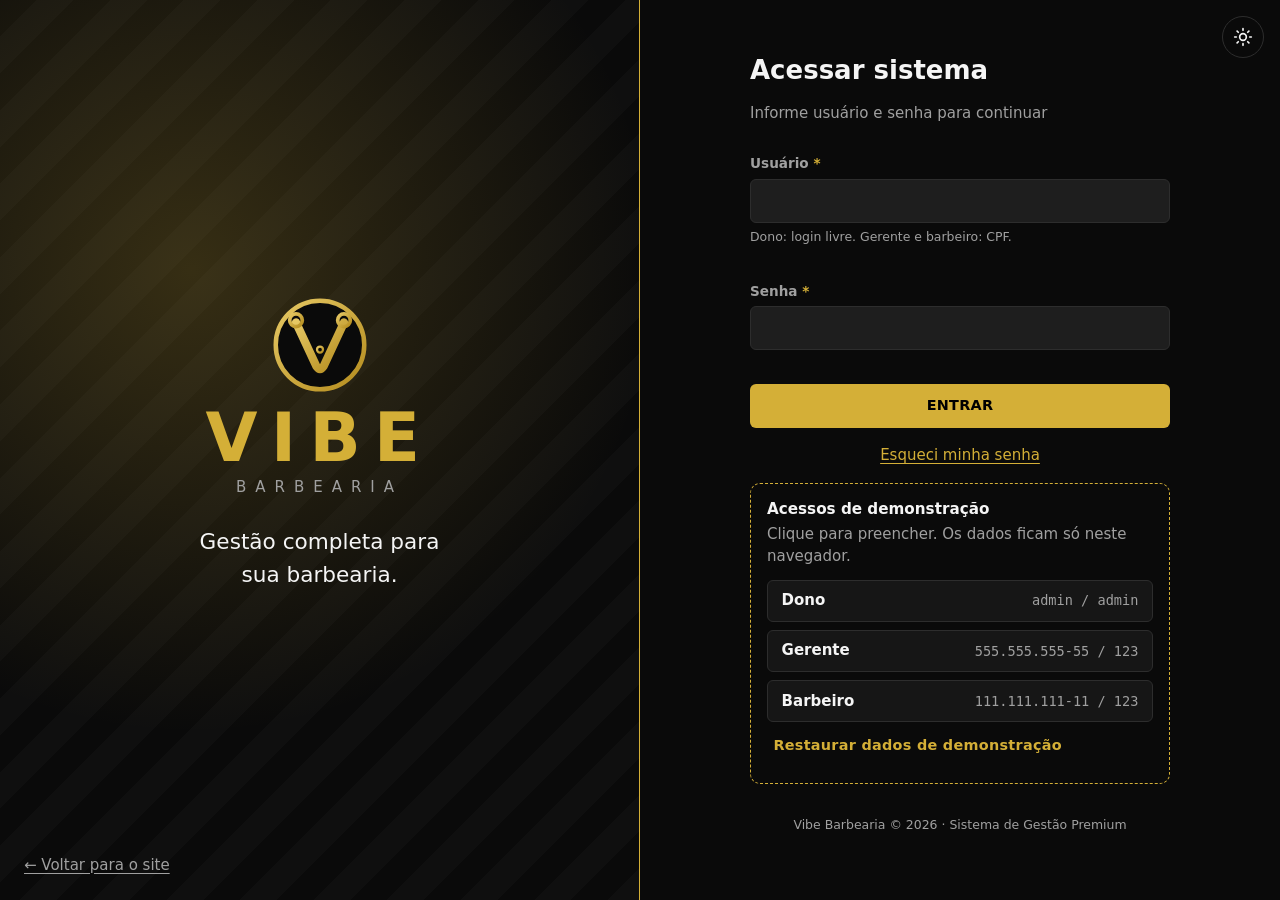
<file: VibeBarbearia-Web/public_html/funcionarios.html>
<!DOCTYPE html>
<html lang="pt-BR" data-tema="escuro">
<head>
    <meta charset="UTF-8">
    <meta name="viewport" content="width=device-width, initial-scale=1">
    <meta name="description" content="Cadastro de barbeiros e gerentes.">
    <meta name="theme-color" content="#0a0a0a">
    <title>Funcionários · Vibe Barbearia</title>
    <link rel="icon" href="img/favicon.svg" type="image/svg+xml">
    <link rel="stylesheet" href="css/base.css">
    <link rel="stylesheet" href="css/componentes.css">
    <link rel="stylesheet" href="css/layout.css">
    <link rel="stylesheet" href="css/paginas.css">
    <script src="js/tema.js"></script>
</head>
<body class="area-interna" data-pagina="funcionarios.html">
    <a class="pular-conteudo" href="#conteudo">Pular para o conteúdo</a>
    <div class="app">
        <aside class="sidebar" id="sidebar" aria-label="Menu principal">
            <a class="marca" href="dashboard.html" aria-label="Vibe Barbearia — dashboard">
                <img src="img/logo.svg" alt="" width="38" height="38">
                <span class="marca-texto"><strong>VIBE</strong><small>BARBEARIA</small></span>
            </a>
            <nav aria-label="Seções do sistema">
                <ul class="menu" id="menu"><!-- montado por ui.js conforme o perfil --></ul>
            </nav>
            <div class="usuario-box" id="usuario-box"></div>
            <button type="button" class="btn btn-secundario btn-sair" id="btn-sair">Sair</button>
        </aside>
        <div class="fundo-menu" id="fundo-menu"></div>
        <div class="principal">
            <header class="topbar">
                <button type="button" class="btn-icone btn-menu-app" id="btn-menu" aria-controls="sidebar" aria-expanded="false" aria-label="Abrir menu"></button>
                <div>
                    <h1>Funcionários</h1>
                    <p class="subtitulo">Barbeiros e gerentes</p>
                </div>
                <div class="topbar-acoes">
                    <button type="button" class="btn-icone" data-alternar-tema></button>
                </div>
            </header>
            <main id="conteudo" class="pagina" tabindex="-1">

                <section class="card barra-ferramentas" aria-label="Pesquisa de funcionários">
                    <div class="campo campo-busca">
                        <label for="busca">Buscar por nome ou CPF</label>
                        <input id="busca" type="search" autocomplete="off">
                    </div>
                    <div class="campo">
                        <label for="filtro-perfil">Perfil</label>
                        <select id="filtro-perfil"><option value="">Todos</option><option value="BARBEIRO">Barbeiros</option><option value="GERENTE">Gerentes</option></select>
                    </div>
                    <button type="button" class="btn btn-primario" id="btn-novo">Cadastrar funcionário</button>
                </section>
                <p class="alerta alerta-info" id="aviso-gerente" hidden>Como gerente, você pode editar os dados dos barbeiros, mas não pode alterar comissões nem cadastrar ou remover funcionários.</p>
                <div class="grade-equipe-interna" id="cards-equipe"></div>
            </main>
            <footer class="rodape-app">Vibe Barbearia © 2026 | Sistema de Gestão Premium</footer>
        </div>
    </div>

    <dialog class="modal" id="modal-funcionario" aria-labelledby="modal-func-titulo">
        <form id="form-funcionario" novalidate>
            <div class="modal-cabecalho"><h2 id="modal-func-titulo">Cadastrar funcionário</h2><button type="button" class="btn-icone" data-fechar aria-label="Fechar">✕</button></div>
            <div class="modal-corpo formulario">
                <p class="erro-formulario" tabindex="-1" role="alert"></p>
                <input type="hidden" name="id">
                <fieldset id="grupo-perfil">
                    <legend>Perfil</legend>
                    <div class="linha">
                        <label class="check"><input type="radio" name="perfil" value="BARBEIRO" checked> Barbeiro</label>
                        <label class="check"><input type="radio" name="perfil" value="GERENTE"> Gerente</label>
                    </div>
                </fieldset>
                <div class="campo">
                        <label for="func-nome">Nome <span class="obrigatorio" aria-hidden="true">*</span></label>
                        <input id="func-nome" name="nome" type="text" required aria-required="true" aria-describedby="erro-nome" maxlength="80">
                        <p class="erro-campo" id="erro-nome" aria-live="polite"></p>
                    </div>
                <div class="grade-2">
                <div class="campo">
                        <label for="func-cpf">CPF (login de acesso) <span class="obrigatorio" aria-hidden="true">*</span></label>
                        <input id="func-cpf" name="cpf" type="text" required aria-required="true" aria-describedby="erro-cpf" inputmode="numeric" data-mascara="cpf" maxlength="14">
                        <p class="erro-campo" id="erro-cpf" aria-live="polite"></p>
                    </div>
                <div class="campo">
                        <label for="func-telefone">Telefone <span class="obrigatorio" aria-hidden="true">*</span></label>
                        <input id="func-telefone" name="telefone" type="tel" required aria-required="true" aria-describedby="erro-telefone" inputmode="numeric" data-mascara="telefone">
                        <p class="erro-campo" id="erro-telefone" aria-live="polite"></p>
                    </div>
                </div>
                <div class="campo">
                        <label for="func-email">E-mail (recuperação de senha) <span class="obrigatorio" aria-hidden="true">*</span></label>
                        <input id="func-email" name="email" type="email" required aria-required="true" aria-describedby="erro-email" >
                        <p class="erro-campo" id="erro-email" aria-live="polite"></p>
                    </div>
                <div class="grade-2 so-barbeiro">
                <div class="campo">
                        <label for="func-comissao">Comissão (%) <span class="obrigatorio" aria-hidden="true">*</span></label>
                        <input id="func-comissao" name="comissao" type="text" required aria-required="true" aria-describedby="erro-comissao ajuda-comissao" inputmode="decimal" placeholder="40">
                        <span class="ajuda" id="ajuda-comissao">De 0 a 100. Padrão: 40%.</span>
                        <p class="erro-campo" id="erro-comissao" aria-live="polite"></p>
                    </div>
                <div class="campo">
                        <label for="func-especialidade">Especialidade</label>
                        <input id="func-especialidade" name="especialidade" type="text" aria-describedby="erro-especialidade" maxlength="40" placeholder="Ex.: Fade e degradê">
                        <p class="erro-campo" id="erro-especialidade" aria-live="polite"></p>
                    </div>
                </div>
                <label class="check so-barbeiro"><input type="checkbox" name="ativo" checked> Ativo (recebe agendamentos)</label>
                <p class="alerta alerta-dourado" id="aviso-senha-inicial">O login será o CPF e a senha inicial será <strong>123</strong>. O funcionário pode trocá-la em “Alterar senha”.</p>
            </div>
            <div class="modal-rodape"><button type="button" class="btn btn-secundario" data-fechar>Cancelar</button><button type="submit" class="btn btn-primario">Salvar</button></div>
        </form>
    </dialog>
    <div class="toasts" id="toasts" role="status" aria-live="polite"></div>
    <script src="js/regras.js" defer></script>
    <script src="js/dados-mock.js" defer></script>
    <script src="js/auth.js" defer></script>
    <script src="js/servicos.js" defer></script>
    <script src="js/ui.js" defer></script>
    <script src="js/paginas/funcionarios.js" defer></script>
</body>
</html>
</file>
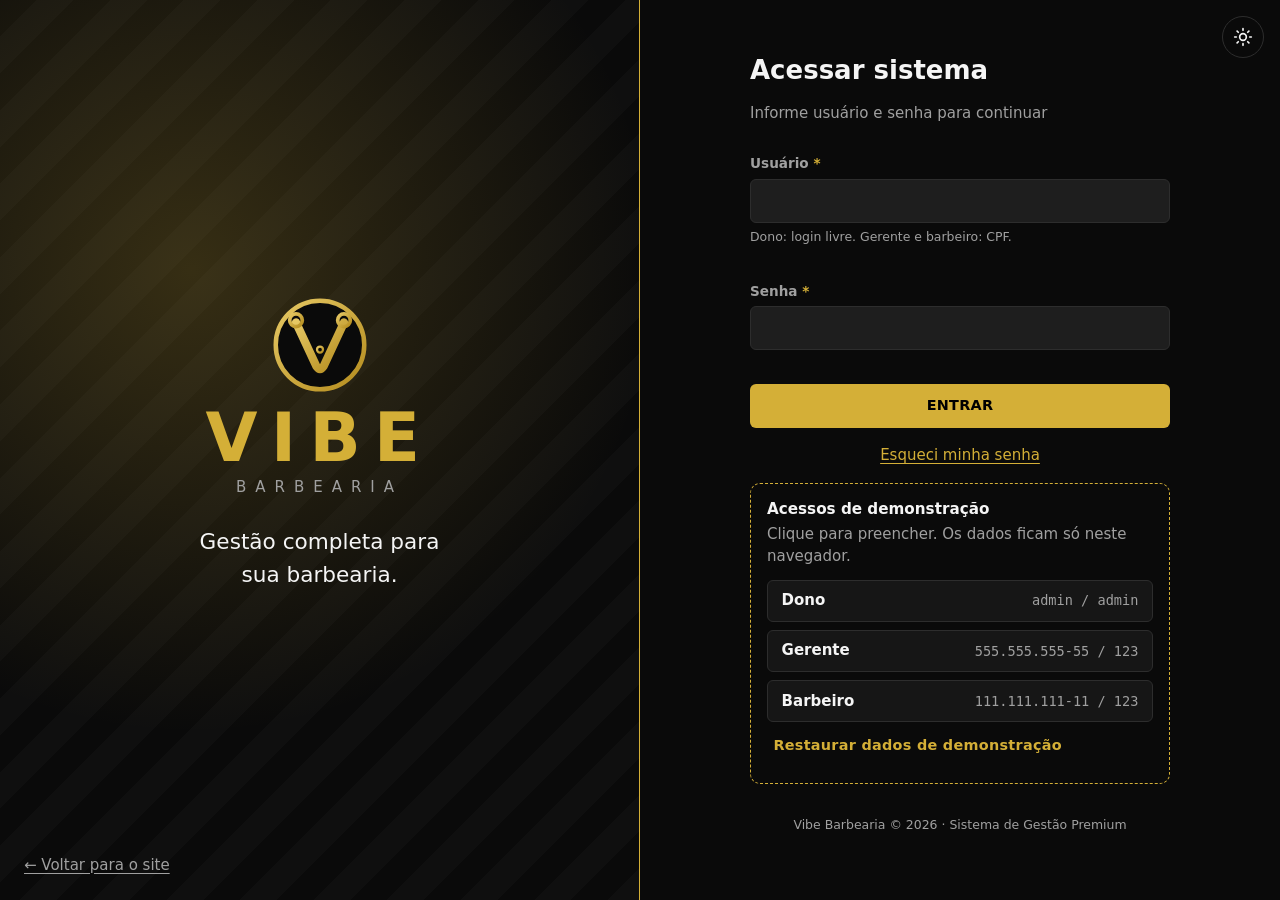
<file: VibeBarbearia-Web/public_html/login.html>
<!DOCTYPE html>
<html lang="pt-BR" data-tema="escuro">
<head>
    <meta charset="UTF-8">
    <meta name="viewport" content="width=device-width, initial-scale=1">
    <meta name="description" content="Acesso da equipe ao sistema de gestão da Vibe Barbearia.">
    <meta name="theme-color" content="#0a0a0a">
    <title>Acessar sistema · Vibe Barbearia</title>
    <link rel="icon" href="img/favicon.svg" type="image/svg+xml">
    <link rel="stylesheet" href="css/base.css">
    <link rel="stylesheet" href="css/componentes.css">
    <link rel="stylesheet" href="css/layout.css">
    <link rel="stylesheet" href="css/paginas.css">
    <script src="js/tema.js"></script>
</head>
<body class="tela-acesso">
    <a class="pular-conteudo" href="#conteudo">Pular para o conteúdo</a>
    <div class="acesso-grade">
        <section class="acesso-marca" aria-label="Vibe Barbearia">
            <div class="acesso-marca-conteudo">
                <img src="img/logo.svg" alt="" width="96" height="96">
                <p class="logo-grande">VIBE</p>
                <p class="logo-sub">BARBEARIA</p>
                <p class="acesso-slogan">Gestão completa para<br>sua barbearia.</p>
            </div>
            <a class="voltar-site" href="index.html">← Voltar para o site</a>
        </section>
        <main id="conteudo" class="acesso-formulario">
            <div class="acesso-topo"><button type="button" class="btn-icone" data-alternar-tema></button></div>
            <div class="acesso-caixa">
                <h1>Acessar sistema</h1>
                <p class="texto-secundario">Informe usuário e senha para continuar</p>
                <form id="form-login" class="formulario" novalidate>
                    <p class="erro-formulario" tabindex="-1" role="alert"></p>
                    <div class="campo">
                        <label for="login-usuario">Usuário <span class="obrigatorio" aria-hidden="true">*</span></label>
                        <input id="login-usuario" name="login" type="text" required aria-required="true" aria-describedby="erro-login ajuda-login" autocomplete="username" autocapitalize="none" spellcheck="false">
                        <span class="ajuda" id="ajuda-login">Dono: login livre. Gerente e barbeiro: CPF.</span>
                        <p class="erro-campo" id="erro-login" aria-live="polite"></p>
                    </div>
                    <div class="campo">
                        <label for="login-senha">Senha <span class="obrigatorio" aria-hidden="true">*</span></label>
                        <div class="campo-senha">
                            <input id="login-senha" name="senha" type="password" required aria-required="true" autocomplete="current-password" aria-describedby="erro-senha">
                            <button type="button" class="mostrar-senha" data-alvo="login-senha" aria-label="Mostrar senha" aria-pressed="false"></button>
                        </div>
                        <p class="erro-campo" id="erro-senha" aria-live="polite"></p>
                    </div>
                    <button type="submit" class="btn btn-primario btn-bloco">ENTRAR</button>
                    <a class="link-centro" href="recuperar-senha.html">Esqueci minha senha</a>
                </form>
                <section class="demo" aria-labelledby="demo-titulo">
                    <h2 id="demo-titulo">Acessos de demonstração</h2>
                    <p class="texto-secundario">Clique para preencher. Os dados ficam só neste navegador.</p>
                    <ul class="demo-lista">
                        <li><button type="button" class="demo-item" data-login="admin" data-senha="admin"><strong>Dono</strong><span>admin / admin</span></button></li>
                        <li><button type="button" class="demo-item" data-login="555.555.555-55" data-senha="123"><strong>Gerente</strong><span>555.555.555-55 / 123</span></button></li>
                        <li><button type="button" class="demo-item" data-login="111.111.111-11" data-senha="123"><strong>Barbeiro</strong><span>111.111.111-11 / 123</span></button></li>
                    </ul>
                    <button type="button" class="btn btn-texto" id="btn-resetar">Restaurar dados de demonstração</button>
                </section>
            </div>
            <p class="acesso-rodape">Vibe Barbearia © 2026 · Sistema de Gestão Premium</p>
        </main>
    </div>
    <div class="toasts" id="toasts" role="status" aria-live="polite"></div>
    <script src="js/regras.js" defer></script>
    <script src="js/dados-mock.js" defer></script>
    <script src="js/auth.js" defer></script>
    <script src="js/servicos.js" defer></script>
    <script src="js/ui.js" defer></script>
    <script src="js/paginas/login.js" defer></script>
</body>
</html>
</file>
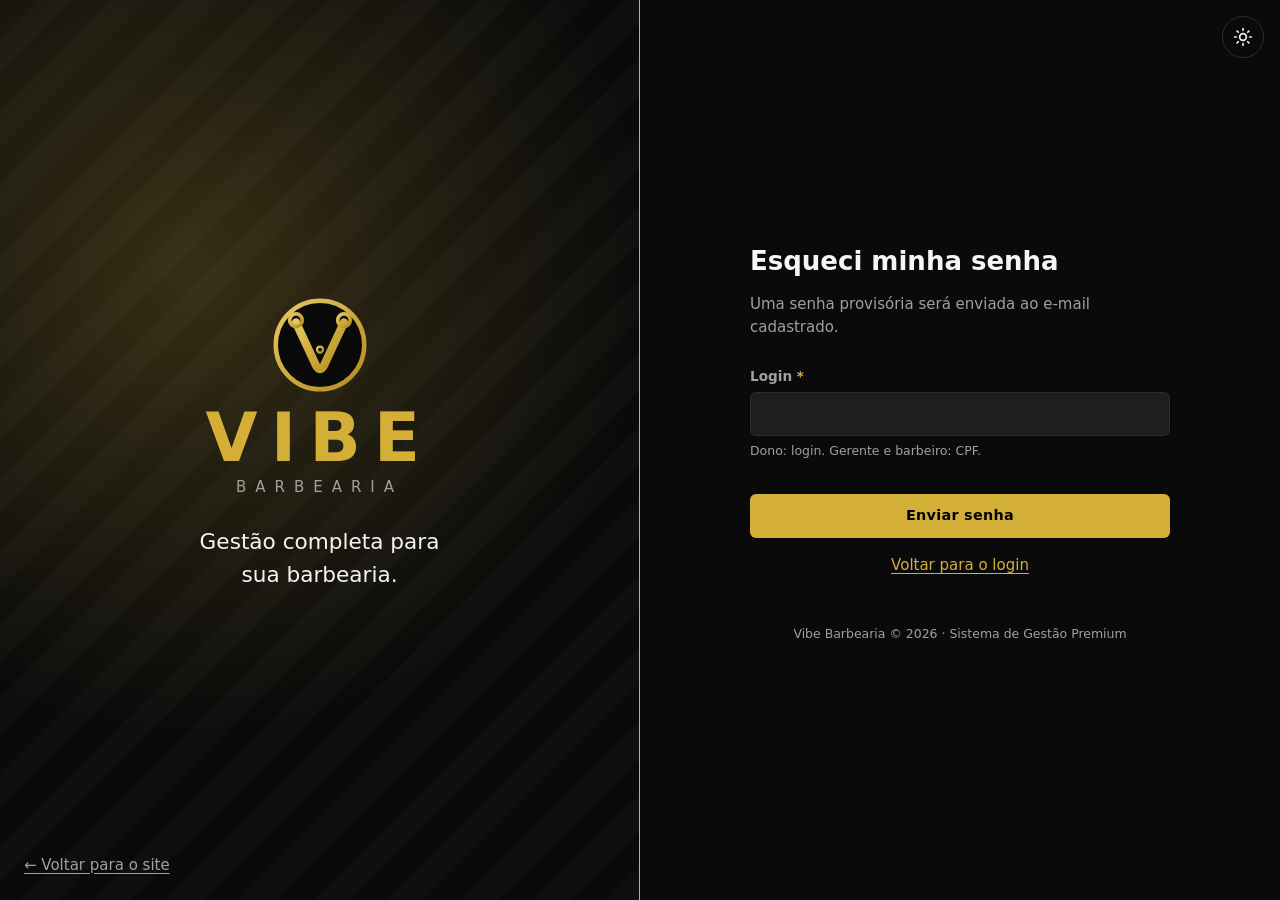
<file: VibeBarbearia-Web/public_html/recuperar-senha.html>
<!DOCTYPE html>
<html lang="pt-BR" data-tema="escuro">
<head>
    <meta charset="UTF-8">
    <meta name="viewport" content="width=device-width, initial-scale=1">
    <meta name="description" content="Recuperação de senha da equipe da Vibe Barbearia.">
    <meta name="theme-color" content="#0a0a0a">
    <title>Esqueci minha senha · Vibe Barbearia</title>
    <link rel="icon" href="img/favicon.svg" type="image/svg+xml">
    <link rel="stylesheet" href="css/base.css">
    <link rel="stylesheet" href="css/componentes.css">
    <link rel="stylesheet" href="css/layout.css">
    <link rel="stylesheet" href="css/paginas.css">
    <script src="js/tema.js"></script>
</head>
<body class="tela-acesso">
    <a class="pular-conteudo" href="#conteudo">Pular para o conteúdo</a>
    <div class="acesso-grade">
        <section class="acesso-marca" aria-label="Vibe Barbearia">
            <div class="acesso-marca-conteudo">
                <img src="img/logo.svg" alt="" width="96" height="96">
                <p class="logo-grande">VIBE</p>
                <p class="logo-sub">BARBEARIA</p>
                <p class="acesso-slogan">Gestão completa para<br>sua barbearia.</p>
            </div>
            <a class="voltar-site" href="index.html">← Voltar para o site</a>
        </section>
        <main id="conteudo" class="acesso-formulario">
            <div class="acesso-topo"><button type="button" class="btn-icone" data-alternar-tema></button></div>
            <div class="acesso-caixa">
                <h1>Esqueci minha senha</h1>
                <p class="texto-secundario">Uma senha provisória será enviada ao e-mail cadastrado.</p>
                <form id="form-recuperar" class="formulario" novalidate>
                    <p class="erro-formulario" tabindex="-1" role="alert"></p>
                    <div class="campo">
                        <label for="rec-login">Login <span class="obrigatorio" aria-hidden="true">*</span></label>
                        <input id="rec-login" name="login" type="text" required aria-required="true" aria-describedby="erro-login ajuda-login" autocomplete="username" autocapitalize="none">
                        <span class="ajuda" id="ajuda-login">Dono: login. Gerente e barbeiro: CPF.</span>
                        <p class="erro-campo" id="erro-login" aria-live="polite"></p>
                    </div>
                    <button type="submit" class="btn btn-primario btn-bloco">Enviar senha</button>
                    <a class="link-centro" href="login.html">Voltar para o login</a>
                </form>
                <div id="rec-resultado" aria-live="polite"></div>
            </div>
            <p class="acesso-rodape">Vibe Barbearia © 2026 · Sistema de Gestão Premium</p>
        </main>
    </div>
    <div class="toasts" id="toasts" role="status" aria-live="polite"></div>
    <script src="js/regras.js" defer></script>
    <script src="js/dados-mock.js" defer></script>
    <script src="js/auth.js" defer></script>
    <script src="js/servicos.js" defer></script>
    <script src="js/ui.js" defer></script>
    <script src="js/paginas/recuperar-senha.js" defer></script>
</body>
</html>
</file>
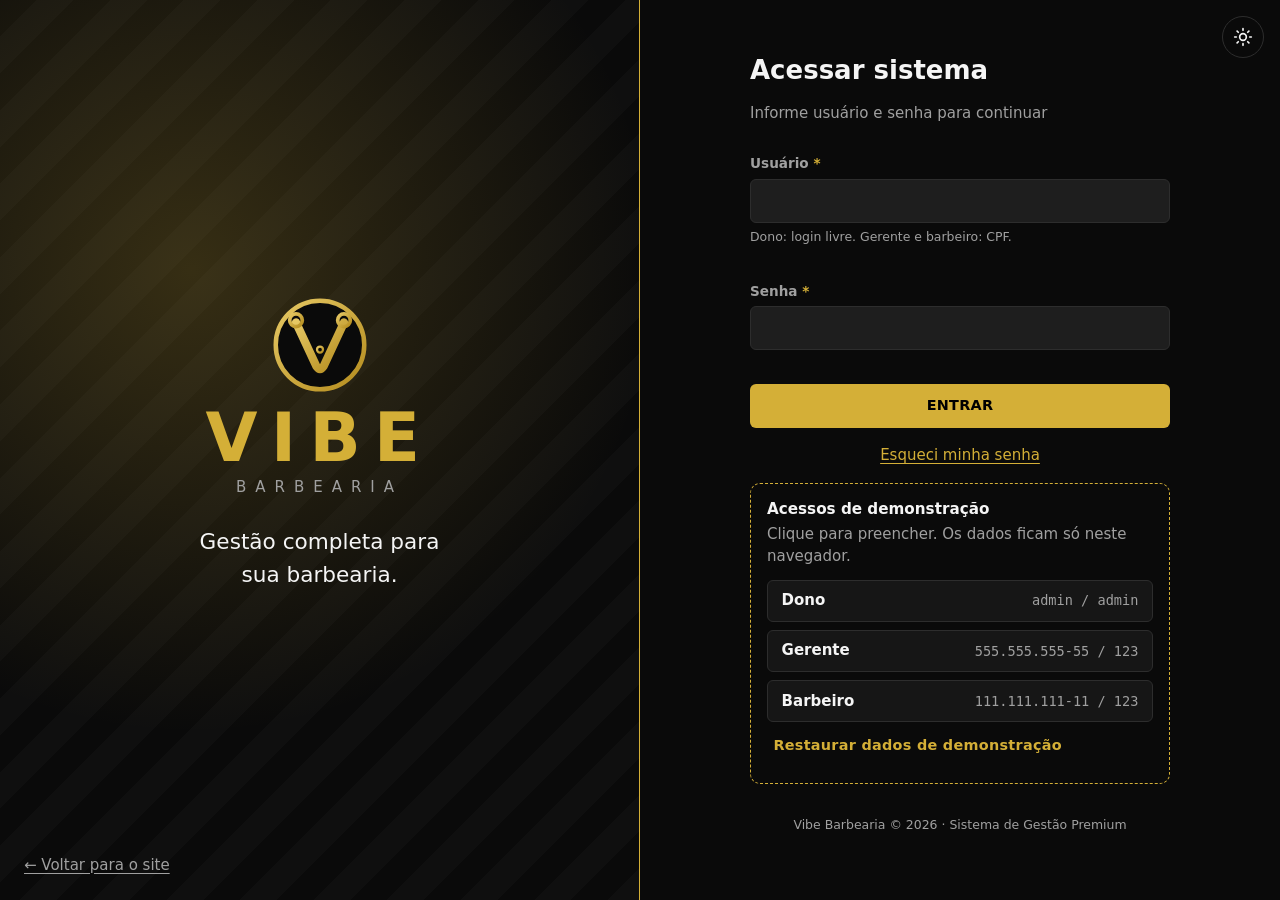
<file: VibeBarbearia-Web/public_html/relatorios.html>
<!DOCTYPE html>
<html lang="pt-BR" data-tema="escuro">
<head>
    <meta charset="UTF-8">
    <meta name="viewport" content="width=device-width, initial-scale=1">
    <meta name="description" content="Relatórios gerenciais da barbearia.">
    <meta name="theme-color" content="#0a0a0a">
    <title>Relatórios · Vibe Barbearia</title>
    <link rel="icon" href="img/favicon.svg" type="image/svg+xml">
    <link rel="stylesheet" href="css/base.css">
    <link rel="stylesheet" href="css/componentes.css">
    <link rel="stylesheet" href="css/layout.css">
    <link rel="stylesheet" href="css/paginas.css">
    <script src="js/tema.js"></script>
</head>
<body class="area-interna" data-pagina="relatorios.html">
    <a class="pular-conteudo" href="#conteudo">Pular para o conteúdo</a>
    <div class="app">
        <aside class="sidebar" id="sidebar" aria-label="Menu principal">
            <a class="marca" href="dashboard.html" aria-label="Vibe Barbearia — dashboard">
                <img src="img/logo.svg" alt="" width="38" height="38">
                <span class="marca-texto"><strong>VIBE</strong><small>BARBEARIA</small></span>
            </a>
            <nav aria-label="Seções do sistema">
                <ul class="menu" id="menu"><!-- montado por ui.js conforme o perfil --></ul>
            </nav>
            <div class="usuario-box" id="usuario-box"></div>
            <button type="button" class="btn btn-secundario btn-sair" id="btn-sair">Sair</button>
        </aside>
        <div class="fundo-menu" id="fundo-menu"></div>
        <div class="principal">
            <header class="topbar">
                <button type="button" class="btn-icone btn-menu-app" id="btn-menu" aria-controls="sidebar" aria-expanded="false" aria-label="Abrir menu"></button>
                <div>
                    <h1>Relatórios</h1>
                    <p class="subtitulo">Desempenho do negócio por período</p>
                </div>
                <div class="topbar-acoes">
                    <button type="button" class="btn-icone" data-alternar-tema></button>
                </div>
            </header>
            <main id="conteudo" class="pagina" tabindex="-1">

                <form class="card barra-ferramentas" id="form-periodo" novalidate aria-label="Período do relatório">
                    <p class="erro-formulario" tabindex="-1" role="alert"></p>
                    <div class="campo">
                        <label for="rel-inicio">Período de</label>
                        <input id="rel-inicio" name="inicio" type="text" aria-describedby="erro-inicio" inputmode="numeric" data-mascara="data" maxlength="10">
                        <p class="erro-campo" id="erro-inicio" aria-live="polite"></p>
                    </div>
                    <div class="campo">
                        <label for="rel-fim">até</label>
                        <input id="rel-fim" name="fim" type="text" aria-describedby="erro-fim" inputmode="numeric" data-mascara="data" maxlength="10">
                        <p class="erro-campo" id="erro-fim" aria-live="polite"></p>
                    </div>
                    <div class="linha">
                        <button type="submit" class="btn btn-primario">Gerar</button>
                        <button type="button" class="btn btn-secundario btn-peq" data-periodo="hoje">Hoje</button>
                        <button type="button" class="btn btn-secundario btn-peq" data-periodo="mes">Este mês</button>
                        <button type="button" class="btn btn-secundario btn-peq" data-periodo="30">Últimos 30 dias</button>
                    </div>
                    <div class="linha acoes-relatorio">
                        <button type="button" class="btn btn-secundario btn-peq" id="btn-csv">Exportar CSV</button>
                        <button type="button" class="btn btn-secundario btn-peq" id="btn-imprimir">Imprimir</button>
                    </div>
                </form>
                <div class="abas" role="tablist" aria-label="Tipo de relatório" id="abas-relatorio">
                    <button type="button" class="aba" role="tab" id="aba-resumo" aria-controls="painel-relatorio" aria-selected="true" data-rel="resumo">Resumo geral</button>
                    <button type="button" class="aba" role="tab" id="aba-barbeiros" aria-controls="painel-relatorio" aria-selected="false" data-rel="barbeiros">Desempenho por barbeiro</button>
                    <button type="button" class="aba" role="tab" id="aba-pagamentos" aria-controls="painel-relatorio" aria-selected="false" data-rel="pagamentos">Formas de pagamento</button>
                    <button type="button" class="aba" role="tab" id="aba-agenda" aria-controls="painel-relatorio" aria-selected="false" data-rel="agenda">Agenda</button>
                    <button type="button" class="aba" role="tab" id="aba-clientes" aria-controls="painel-relatorio" aria-selected="false" data-rel="clientes">Clientes</button>
                    <button type="button" class="aba" role="tab" id="aba-servicos" aria-controls="painel-relatorio" aria-selected="false" data-rel="servicos">Serviços mais realizados</button>
                </div>
                <section id="painel-relatorio" role="tabpanel" aria-labelledby="aba-resumo" class="painel-relatorio"></section>
            </main>
            <footer class="rodape-app">Vibe Barbearia © 2026 | Sistema de Gestão Premium</footer>
        </div>
    </div>

    <div class="toasts" id="toasts" role="status" aria-live="polite"></div>
    <script src="js/regras.js" defer></script>
    <script src="js/dados-mock.js" defer></script>
    <script src="js/auth.js" defer></script>
    <script src="js/servicos.js" defer></script>
    <script src="js/ui.js" defer></script>
    <script src="js/graficos.js" defer></script>
    <script src="js/paginas/relatorios.js" defer></script>
</body>
</html>
</file>
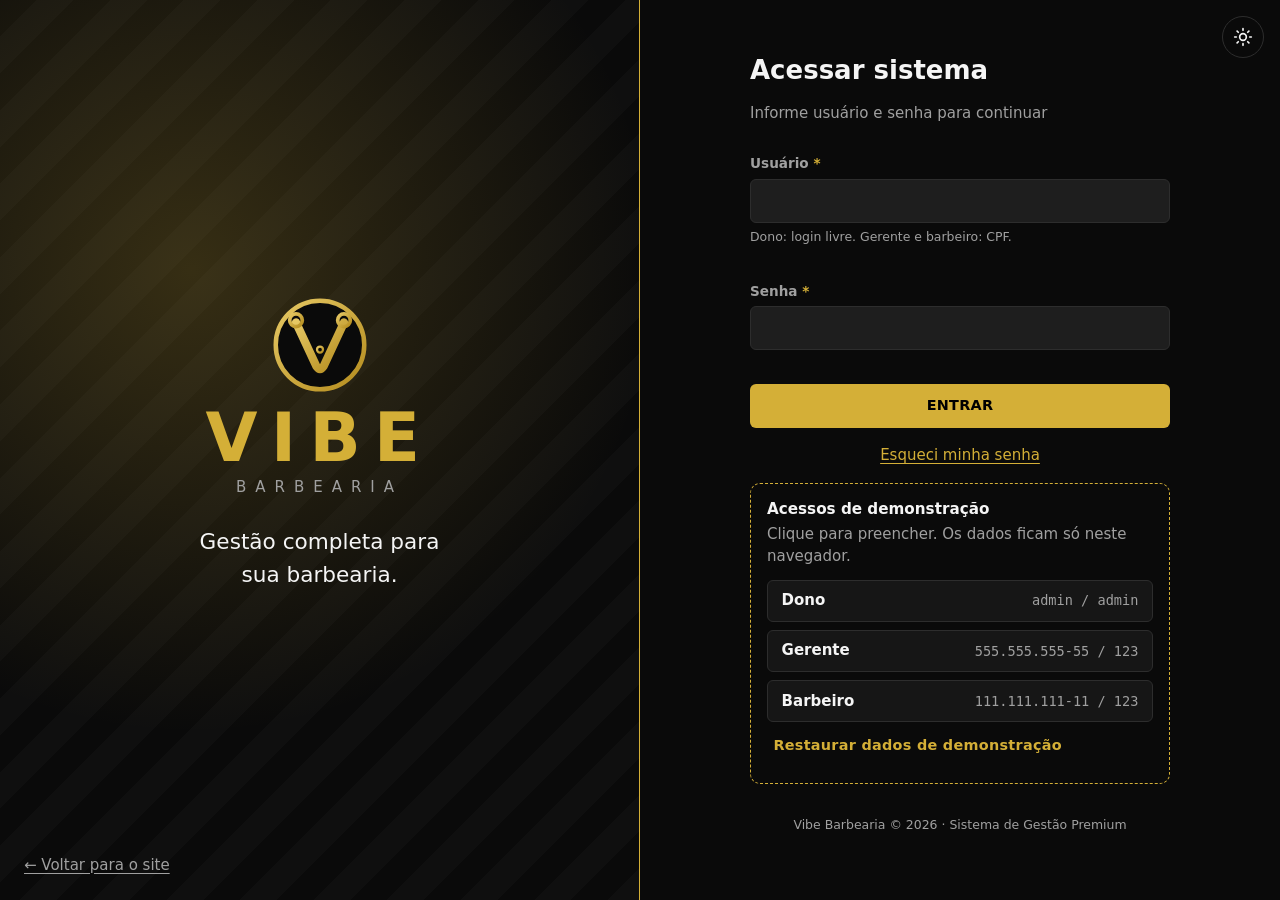
<file: VibeBarbearia-Web/public_html/servicos.html>
<!DOCTYPE html>
<html lang="pt-BR" data-tema="escuro">
<head>
    <meta charset="UTF-8">
    <meta name="viewport" content="width=device-width, initial-scale=1">
    <meta name="description" content="Catálogo de serviços e produtos.">
    <meta name="theme-color" content="#0a0a0a">
    <title>Serviços e produtos · Vibe Barbearia</title>
    <link rel="icon" href="img/favicon.svg" type="image/svg+xml">
    <link rel="stylesheet" href="css/base.css">
    <link rel="stylesheet" href="css/componentes.css">
    <link rel="stylesheet" href="css/layout.css">
    <link rel="stylesheet" href="css/paginas.css">
    <script src="js/tema.js"></script>
</head>
<body class="area-interna" data-pagina="servicos.html">
    <a class="pular-conteudo" href="#conteudo">Pular para o conteúdo</a>
    <div class="app">
        <aside class="sidebar" id="sidebar" aria-label="Menu principal">
            <a class="marca" href="dashboard.html" aria-label="Vibe Barbearia — dashboard">
                <img src="img/logo.svg" alt="" width="38" height="38">
                <span class="marca-texto"><strong>VIBE</strong><small>BARBEARIA</small></span>
            </a>
            <nav aria-label="Seções do sistema">
                <ul class="menu" id="menu"><!-- montado por ui.js conforme o perfil --></ul>
            </nav>
            <div class="usuario-box" id="usuario-box"></div>
            <button type="button" class="btn btn-secundario btn-sair" id="btn-sair">Sair</button>
        </aside>
        <div class="fundo-menu" id="fundo-menu"></div>
        <div class="principal">
            <header class="topbar">
                <button type="button" class="btn-icone btn-menu-app" id="btn-menu" aria-controls="sidebar" aria-expanded="false" aria-label="Abrir menu"></button>
                <div>
                    <h1>Serviços e produtos</h1>
                    <p class="subtitulo">Catálogo usado no atendimento e no site</p>
                </div>
                <div class="topbar-acoes">
                    <button type="button" class="btn-icone" data-alternar-tema></button>
                </div>
            </header>
            <main id="conteudo" class="pagina" tabindex="-1">

                <section class="card barra-ferramentas" aria-label="Filtros do catálogo">
                    <div class="abas" role="tablist" aria-label="Tipo de item">
                        <button type="button" class="aba" role="tab" aria-selected="true" data-tipo="">Todos</button>
                        <button type="button" class="aba" role="tab" aria-selected="false" data-tipo="SERVICO">Serviços</button>
                        <button type="button" class="aba" role="tab" aria-selected="false" data-tipo="PRODUTO">Produtos</button>
                    </div>
                    <button type="button" class="btn btn-primario" id="btn-novo">Novo serviço / produto</button>
                </section>
                <div class="grade-catalogo" id="grade-catalogo" role="tabpanel" aria-live="polite"></div>
            </main>
            <footer class="rodape-app">Vibe Barbearia © 2026 | Sistema de Gestão Premium</footer>
        </div>
    </div>

    <dialog class="modal" id="modal-item" aria-labelledby="modal-item-titulo">
        <form id="form-item" novalidate>
            <div class="modal-cabecalho"><h2 id="modal-item-titulo">Novo serviço / produto</h2><button type="button" class="btn-icone" data-fechar aria-label="Fechar">✕</button></div>
            <div class="modal-corpo formulario">
                <p class="erro-formulario" tabindex="-1" role="alert"></p>
                <input type="hidden" name="id">
                <div class="campo">
                        <label for="item-nome">Nome <span class="obrigatorio" aria-hidden="true">*</span></label>
                        <input id="item-nome" name="nome" type="text" required aria-required="true" aria-describedby="erro-nome" maxlength="60">
                        <p class="erro-campo" id="erro-nome" aria-live="polite"></p>
                    </div>
                <div class="grade-2">
                <div class="campo">
                        <label for="item-tipo">Tipo <span class="obrigatorio" aria-hidden="true">*</span></label>
                        <select id="item-tipo" name="tipo" required aria-required="true" aria-describedby="erro-tipo" ><option value="SERVICO">Serviço</option><option value="PRODUTO">Produto</option></select>
                        <p class="erro-campo" id="erro-tipo" aria-live="polite"></p>
                    </div>
                <div class="campo">
                        <label for="item-preco">Preço (R$) <span class="obrigatorio" aria-hidden="true">*</span></label>
                        <input id="item-preco" name="preco" type="text" required aria-required="true" aria-describedby="erro-preco ajuda-preco" inputmode="decimal">
                        <span class="ajuda" id="ajuda-preco">Aceita 35, 35,90 ou R$ 35,90.</span>
                        <p class="erro-campo" id="erro-preco" aria-live="polite"></p>
                    </div>
                </div>
                <div class="campo"><label for="item-descricao">Descrição (aparece no site)</label><textarea id="item-descricao" name="descricao" rows="2" maxlength="140"></textarea></div>
            </div>
            <div class="modal-rodape"><button type="button" class="btn btn-secundario" data-fechar>Cancelar</button><button type="submit" class="btn btn-primario">Salvar</button></div>
        </form>
    </dialog>
    <div class="toasts" id="toasts" role="status" aria-live="polite"></div>
    <script src="js/regras.js" defer></script>
    <script src="js/dados-mock.js" defer></script>
    <script src="js/auth.js" defer></script>
    <script src="js/servicos.js" defer></script>
    <script src="js/ui.js" defer></script>
    <script src="js/paginas/servicos.js" defer></script>
</body>
</html>
</file>
<file: VibeBarbearia-Web/public_html/css/base.css>
/* =====================================================================
   Vibe Barbearia — base.css
   Tokens de design (mesma identidade visual do desktop: EstiloVibe.java),
   reset, tipografia, tema claro/escuro e acessibilidade.
   ===================================================================== */

:root {
    /* Cores do desktop (EstiloVibe.java) */
    --cor-fundo: #0a0a0a;          /* FUNDO_ESCURO   rgb(10,10,10)   */
    --cor-card: #161616;           /* FUNDO_CARD     rgb(22,22,22)   */
    --cor-sidebar: #0f0f0f;        /* FUNDO_SIDEBAR  rgb(15,15,15)   */
    --cor-campo: #1e1e1e;          /* TextField      rgb(30,30,30)   */
    --cor-hover: #232323;          /* hover do menu  rgb(35,35,35)   */
    --dourado: #d4af37;            /* DOURADO        #D4AF37         */
    --dourado-claro: #e6c864;      /* DOURADO_CLARO  rgb(230,200,100)*/
    --dourado-escuro: #b48c1e;     /* DOURADO_ESCURO rgb(180,140,30) */
    --dourado-texto: #d4af37;      /* dourado usado como cor de TEXTO */
    --texto: #f5f5f5;              /* TEXTO_CLARO                    */
    --texto-2: #a0a0a0;            /* TEXTO_SECUNDARIO               */
    --borda: #2d2d2d;              /* BORDA                          */
    --verde: #2ecc71;              /* VERDE_STATUS                   */
    --laranja: #e67e22;            /* LARANJA_STATUS                 */
    --azul: #3498db;               /* AZUL_STATUS                    */
    --erro: #ff6b5e;               /* novo na web: mensagens de erro  */
    --sobre-dourado: #000;         /* texto sobre botão dourado      */
    --sombra: 0 8px 24px rgba(0, 0, 0, .45);
    --sombra-leve: 0 2px 8px rgba(0, 0, 0, .35);

    /* Tipografia: Segoe UI, como no desktop, com alternativas do sistema */
    --fonte: "Segoe UI", system-ui, -apple-system, Roboto, "Helvetica Neue", Arial, sans-serif;
    --fonte-mono: Consolas, "Cascadia Mono", "SFMono-Regular", Menlo, monospace;
    --tam-titulo: 1.625rem;        /* 26px FONTE_TITULO     */
    --tam-subtitulo: 1rem;         /* 16px FONTE_SUBTITULO  */
    --tam-normal: .9375rem;        /* 15px                  */
    --tam-kpi: 2.125rem;           /* 34px FONTE_CARD_VALOR */

    --raio: 10px;
    --raio-peq: 6px;
    --espaco: 1rem;
    --largura-sidebar: 250px;
    --transicao: .18s ease;
    color-scheme: dark;
}

/* Tema claro (botão sol/lua). O dourado vira um tom mais escuro quando é
   usado como cor de texto, para manter contraste mínimo de 4.5:1 (WCAG AA). */
:root[data-tema="claro"] {
    --cor-fundo: #f5f3ee;
    --cor-card: #ffffff;
    --cor-sidebar: #141414;        /* menu lateral continua escuro (marca) */
    --cor-campo: #ffffff;
    --cor-hover: #efe9da;
    --dourado-texto: #7a5f0f;
    --texto: #1b1b1b;
    --texto-2: #5b5b5b;
    --borda: #dcd5c3;
    --verde: #1e8449;
    --laranja: #a3540b;
    --azul: #1f6fa8;
    --erro: #c0392b;
    --sombra: 0 8px 24px rgba(60, 50, 20, .14);
    --sombra-leve: 0 2px 8px rgba(60, 50, 20, .10);
    color-scheme: light;
}

*, *::before, *::after { box-sizing: border-box; }

html { font-size: 100%; -webkit-text-size-adjust: 100%; }

body {
    margin: 0;
    min-height: 100vh;
    font-family: var(--fonte);
    font-size: var(--tam-normal);
    line-height: 1.5;
    color: var(--texto);
    background: var(--cor-fundo);
    transition: background var(--transicao), color var(--transicao);
}

img, svg, canvas { max-width: 100%; display: block; }

h1, h2, h3, h4 { margin: 0 0 .5rem; line-height: 1.25; font-weight: 700; }
h1 { font-size: var(--tam-titulo); }
h2 { font-size: 1.25rem; }
h3 { font-size: var(--tam-subtitulo); }
p { margin: 0 0 .75rem; }

a { color: var(--dourado-texto); text-underline-offset: 3px; }
a:hover { color: var(--dourado-claro); }
:root[data-tema="claro"] a:hover { color: var(--dourado-escuro); }

button, input, select, textarea { font: inherit; color: inherit; }

/* Foco sempre visível para quem navega pelo teclado */
:focus-visible {
    outline: 3px solid var(--dourado);
    outline-offset: 2px;
    border-radius: 4px;
}

/* Link "pular para o conteúdo" (leitores de tela e teclado) */
.pular-conteudo {
    position: absolute;
    left: -9999px;
    top: .5rem;
    z-index: 1000;
    padding: .6rem 1rem;
    background: var(--dourado);
    color: var(--sobre-dourado);
    font-weight: 700;
    border-radius: var(--raio-peq);
}
.pular-conteudo:focus { left: .5rem; }

.visualmente-oculto {
    position: absolute !important;
    width: 1px; height: 1px;
    padding: 0; margin: -1px;
    overflow: hidden; clip: rect(0 0 0 0);
    white-space: nowrap; border: 0;
}

.texto-secundario { color: var(--texto-2); }
.texto-dourado { color: var(--dourado-texto); }
.texto-verde { color: var(--verde); }
.texto-erro { color: var(--erro); }
.mono { font-family: var(--fonte-mono); }
.centro { text-align: center; }
.direita { text-align: right; }
.negrito { font-weight: 700; }
.oculto, [hidden] { display: none !important; }

.linha { display: flex; gap: var(--espaco); align-items: center; flex-wrap: wrap; }
.linha-entre { display: flex; gap: var(--espaco); align-items: center; justify-content: space-between; flex-wrap: wrap; }
.pilha > * + * { margin-top: var(--espaco); }
.grade-2 { display: grid; gap: var(--espaco); grid-template-columns: repeat(2, minmax(0, 1fr)); }
.grade-3 { display: grid; gap: var(--espaco); grid-template-columns: repeat(3, minmax(0, 1fr)); }
.grade-4 { display: grid; gap: var(--espaco); grid-template-columns: repeat(4, minmax(0, 1fr)); }

@media (max-width: 900px) {
    .grade-3, .grade-4 { grid-template-columns: repeat(2, minmax(0, 1fr)); }
}
@media (max-width: 600px) {
    .grade-2, .grade-3, .grade-4 { grid-template-columns: 1fr; }
    :root { --tam-titulo: 1.375rem; --tam-kpi: 1.75rem; }
}

/* Respeita quem prefere menos animação */
@media (prefers-reduced-motion: reduce) {
    *, *::before, *::after { animation: none !important; transition: none !important; scroll-behavior: auto !important; }
}
</file>
<file: VibeBarbearia-Web/public_html/css/componentes.css>
/* =====================================================================
   Vibe Barbearia — componentes.css
   Componentes reutilizáveis: botões, formulários, cards, KPIs, tabelas,
   badges, modal, toast, abas, passos (stepper), horários e chips.
   ===================================================================== */

/* ---------- Botões (botão dourado = criarBotaoDourado do desktop) ---------- */
.btn {
    display: inline-flex; align-items: center; justify-content: center; gap: .5rem;
    min-height: 44px;                      /* área de toque mínima (mobile) */
    padding: .6rem 1.2rem;
    border: 1px solid transparent; border-radius: var(--raio-peq);
    font-weight: 700; font-size: .9rem; letter-spacing: .02em;
    text-decoration: none; cursor: pointer;
    transition: background var(--transicao), border-color var(--transicao), transform var(--transicao), color var(--transicao);
}
.btn:active { transform: translateY(1px); }
.btn[disabled] { opacity: .5; cursor: not-allowed; }
.btn svg { width: 18px; height: 18px; flex: none; }
.btn-primario { background: var(--dourado); color: var(--sobre-dourado); }
.btn-primario:hover { background: var(--dourado-claro); color: var(--sobre-dourado); }
.btn-secundario { background: transparent; color: var(--texto); border-color: var(--borda); }
.btn-secundario:hover { border-color: var(--dourado); color: var(--dourado-texto); }
.btn-perigo { background: transparent; color: var(--erro); border-color: var(--erro); }
.btn-perigo:hover { background: var(--erro); color: #fff; }
.btn-texto { background: none; border: none; color: var(--dourado-texto); padding-inline: .4rem; min-height: 36px; }
.btn-texto:hover { text-decoration: underline; }
.btn-bloco { width: 100%; }
.btn-peq { min-height: 34px; padding: .3rem .75rem; font-size: .82rem; }
.btn-icone {
    width: 42px; height: 42px; padding: 0; border-radius: 50%;
    background: transparent; border: 1px solid var(--borda); color: var(--texto);
    display: inline-grid; place-items: center; cursor: pointer;
}
.btn-icone:hover { border-color: var(--dourado); color: var(--dourado-texto); }
.btn-icone svg { width: 20px; height: 20px; }

/* ---------- Formulários ---------- */
.formulario { display: grid; gap: 1rem; }
.campo { display: grid; gap: .35rem; align-content: start; }
.campo > label, .rotulo { font-size: .85rem; font-weight: 600; color: var(--texto-2); }
.campo .obrigatorio { color: var(--dourado-texto); }
.entrada, .campo input:not([type="checkbox"]):not([type="radio"]), .campo select, .campo textarea {
    width: 100%; min-height: 44px;
    padding: .6rem .85rem;
    background: var(--cor-campo); color: var(--texto);
    border: 1px solid var(--borda); border-radius: var(--raio-peq);
    caret-color: var(--dourado);
    transition: border-color var(--transicao), box-shadow var(--transicao);
}
.campo input:focus, .campo select:focus, .campo textarea:focus, .entrada:focus {
    outline: none; border-color: var(--dourado); box-shadow: 0 0 0 3px rgba(212, 175, 55, .25);
}
.campo [aria-invalid="true"] { border-color: var(--erro); box-shadow: 0 0 0 3px rgba(255, 107, 94, .18); }
.campo .ajuda { font-size: .78rem; color: var(--texto-2); }
.erro-campo { min-height: 1.1em; font-size: .8rem; color: var(--erro); font-weight: 600; }
.erro-campo:empty { min-height: 0; }
.erro-formulario {
    padding: .7rem 1rem; border-radius: var(--raio-peq);
    border: 1px solid var(--erro); color: var(--erro); background: rgba(255, 107, 94, .08);
    font-weight: 600;
}
.erro-formulario:empty { display: none; }
.campo-senha { position: relative; }
.campo-senha input { padding-right: 3rem; }
.campo-senha .mostrar-senha {
    position: absolute; right: .35rem; top: 50%; transform: translateY(-50%);
    border: 0; background: none; color: var(--texto-2); cursor: pointer; padding: .4rem; min-height: 0;
}
.check { display: flex; align-items: center; gap: .6rem; cursor: pointer; }
.check input { width: 20px; height: 20px; accent-color: var(--dourado); }
.acoes-formulario { display: flex; gap: .75rem; justify-content: flex-end; flex-wrap: wrap; margin-top: .5rem; }
fieldset { border: 1px solid var(--borda); border-radius: var(--raio); padding: 1rem; margin: 0; }
legend { padding: 0 .4rem; font-weight: 700; color: var(--dourado-texto); }

/* ---------- Cards e KPIs (criarCardKPI do desktop) ---------- */
.card {
    background: var(--cor-card);
    border: 1px solid var(--borda);
    border-radius: var(--raio);
    padding: 1.25rem;
    box-shadow: var(--sombra-leve);
}
.card-titulo { display: flex; align-items: center; justify-content: space-between; gap: .5rem; margin-bottom: 1rem; }
.card-titulo h2, .card-titulo h3 { margin: 0; }
.card-titulo .btn { white-space: nowrap; }
.kpi {
    background: var(--cor-card);
    border: 1px solid var(--dourado);
    border-radius: var(--raio);
    padding: 1.2rem 1.35rem;
    display: grid; gap: .35rem;
}
.kpi-topo { display: flex; justify-content: space-between; color: var(--texto-2); font-size: .82rem; }
.kpi-icone { color: var(--dourado-texto); font-size: 1.1rem; line-height: 1; }
.kpi-valor { font-size: var(--tam-kpi); font-weight: 700; line-height: 1.1; }
.kpi-rodape { font-size: .78rem; color: var(--texto-2); }

/* ---------- Tabelas (cabeçalho dourado como o JTable do desktop) ---------- */
.tabela-container { overflow-x: auto; border-radius: var(--raio); border: 1px solid var(--borda); }
.tabela { width: 100%; border-collapse: collapse; background: var(--cor-card); font-size: .88rem; }
.tabela caption { text-align: left; padding: .75rem 1rem; color: var(--texto-2); caption-side: bottom; font-size: .8rem; }
.tabela th {
    background: var(--dourado); color: var(--sobre-dourado);
    text-align: left; padding: .7rem .9rem; font-weight: 700; white-space: nowrap;
}
.tabela td { padding: .65rem .9rem; border-top: 1px solid var(--borda); vertical-align: middle; }
.tabela tbody tr:hover { background: var(--cor-hover); }
.tabela tbody tr.selecionada { background: rgba(212, 175, 55, .16); }
.tabela .acoes { white-space: nowrap; text-align: right; }
.tabela .vazio { text-align: center; color: var(--texto-2); padding: 2rem; }
.num { text-align: right; font-variant-numeric: tabular-nums; }

/* No celular cada linha vira um card (data-label vem do cabeçalho) */
@media (max-width: 700px) {
    .tabela-responsiva thead { position: absolute; left: -9999px; }
    .tabela-responsiva, .tabela-responsiva tbody, .tabela-responsiva tr, .tabela-responsiva td { display: block; width: 100%; }
    .tabela-responsiva tr { border-top: 1px solid var(--borda); padding: .5rem 0; }
    .tabela-responsiva td { border: 0; padding: .3rem 1rem; display: flex; justify-content: space-between; gap: 1rem; text-align: right; }
    .tabela-responsiva td::before { content: attr(data-label); font-weight: 600; color: var(--texto-2); text-align: left; }
    .tabela-responsiva td.acoes { justify-content: flex-end; }
    .tabela-responsiva td.acoes::before, .tabela-responsiva td.vazio::before { content: none; }
}

/* ---------- Badges de status (cores de status do desktop) ---------- */
.badge {
    display: inline-flex; align-items: center; gap: .3rem;
    padding: .15rem .6rem; border-radius: 999px;
    font-size: .75rem; font-weight: 700; white-space: nowrap;
    border: 1px solid currentColor;
}
.badge-agendado { color: var(--laranja); }
.badge-concluido { color: var(--verde); }
.badge-online { color: var(--azul); }
.badge-inativo { color: var(--texto-2); }
.badge-dourado { color: var(--dourado-texto); }

/* ---------- Modal (<dialog>) ---------- */
dialog.modal {
    width: min(560px, calc(100vw - 2rem));
    max-height: calc(100vh - 2rem);
    padding: 0; border: 1px solid var(--dourado); border-radius: var(--raio);
    background: var(--cor-card); color: var(--texto);
    box-shadow: var(--sombra);
}
dialog.modal::backdrop { background: rgba(0, 0, 0, .65); backdrop-filter: blur(2px); }
.modal-cabecalho { display: flex; justify-content: space-between; align-items: center; padding: 1rem 1.25rem; border-bottom: 1px solid var(--borda); }
.modal-cabecalho h2 { margin: 0; font-size: 1.15rem; }
.modal-corpo { padding: 1.25rem; overflow-y: auto; }
.modal-rodape { display: flex; justify-content: flex-end; gap: .75rem; padding: 1rem 1.25rem; border-top: 1px solid var(--borda); flex-wrap: wrap; }

/* ---------- Toast (mensagens de sucesso/erro, substitui o JOptionPane) ---------- */
.toasts { position: fixed; right: 1rem; bottom: 1rem; z-index: 999; display: grid; gap: .5rem; max-width: min(380px, calc(100vw - 2rem)); }
.toast {
    display: flex; gap: .75rem; align-items: flex-start;
    padding: .85rem 1rem; border-radius: var(--raio-peq);
    background: var(--cor-card); color: var(--texto);
    border-left: 4px solid var(--dourado); box-shadow: var(--sombra);
    animation: entrar .25s ease;
}
.toast-sucesso { border-left-color: var(--verde); }
.toast-erro { border-left-color: var(--erro); }
@keyframes entrar { from { opacity: 0; transform: translateY(8px); } to { opacity: 1; transform: none; } }

/* ---------- Alertas ---------- */
.alerta { padding: .85rem 1rem; border-radius: var(--raio-peq); border: 1px solid var(--borda); background: var(--cor-card); }
.alerta-info { border-color: var(--azul); }
.alerta-dourado { border-color: var(--dourado); background: rgba(212, 175, 55, .08); }
.alerta-sucesso { border-color: var(--verde); background: rgba(46, 204, 113, .08); }

/* ---------- Abas ---------- */
.abas { display: flex; gap: .25rem; border-bottom: 1px solid var(--borda); margin-bottom: 1rem; overflow-x: auto; }
.aba {
    background: none; border: 0; border-bottom: 3px solid transparent;
    padding: .7rem 1rem; color: var(--texto-2); cursor: pointer; white-space: nowrap; font-weight: 600;
}
.aba[aria-selected="true"] { color: var(--dourado-texto); border-bottom-color: var(--dourado); }

/* ---------- Passos (agendamento online) ---------- */
.passos { display: flex; gap: .5rem; list-style: none; padding: 0; margin: 0 0 1.5rem; counter-reset: passo; }
.passos li {
    flex: 1; display: flex; align-items: center; gap: .5rem;
    color: var(--texto-2); font-size: .85rem; font-weight: 600;
    padding-bottom: .5rem; border-bottom: 3px solid var(--borda);
}
.passos li::before {
    counter-increment: passo; content: counter(passo);
    display: inline-grid; place-items: center; width: 26px; height: 26px; flex: none;
    border-radius: 50%; border: 2px solid currentColor; font-size: .8rem;
}
.passos li.atual { color: var(--dourado-texto); border-bottom-color: var(--dourado); }
.passos li.feito { color: var(--verde); border-bottom-color: var(--verde); }
@media (max-width: 600px) { .passos li span { display: none; } .passos li { justify-content: center; } }

/* ---------- Chips selecionáveis (serviços, barbeiros, datas) ---------- */
.chips { display: grid; gap: .6rem; grid-template-columns: repeat(auto-fill, minmax(180px, 1fr)); }
.chip {
    position: relative; display: grid; gap: .15rem;
    padding: .85rem 1rem; border-radius: var(--raio);
    background: var(--cor-card); border: 1px solid var(--borda);
    cursor: pointer; text-align: left; transition: border-color var(--transicao), background var(--transicao);
}
.chip:hover { border-color: var(--dourado-escuro); }
.chip input { position: absolute; opacity: 0; pointer-events: none; }
.chip:has(input:checked), .chip[aria-pressed="true"] { border-color: var(--dourado); background: rgba(212, 175, 55, .12); }
.chip:has(input:focus-visible) { outline: 3px solid var(--dourado); outline-offset: 2px; }
.chip-titulo { font-weight: 700; }
.chip-detalhe { font-size: .82rem; color: var(--texto-2); }
.chip-preco { font-weight: 700; color: var(--dourado-texto); }

/* ---------- Grade de horários (slots) ---------- */
.horarios { display: grid; gap: .5rem; grid-template-columns: repeat(auto-fill, minmax(84px, 1fr)); }
.horario {
    min-height: 44px; border-radius: var(--raio-peq);
    border: 1px solid var(--borda); background: var(--cor-card); color: var(--texto);
    font-weight: 700; cursor: pointer; font-variant-numeric: tabular-nums;
}
.horario:hover:not([disabled]) { border-color: var(--dourado); }
.horario[aria-pressed="true"] { background: var(--dourado); color: var(--sobre-dourado); border-color: var(--dourado); }
.horario[disabled] { opacity: .35; text-decoration: line-through; cursor: not-allowed; }
.legenda { display: flex; gap: 1rem; flex-wrap: wrap; font-size: .8rem; color: var(--texto-2); }
.legenda span::before { content: ""; display: inline-block; width: 12px; height: 12px; border-radius: 3px; margin-right: .35rem; vertical-align: -1px; border: 1px solid var(--borda); }
.legenda .l-livre::before { background: var(--cor-card); }
.legenda .l-sel::before { background: var(--dourado); }
.legenda .l-ocupado::before { background: var(--borda); opacity: .5; }

/* ---------- Barra de progresso (fidelidade) ---------- */
.progresso { height: 12px; border-radius: 999px; background: var(--cor-campo); border: 1px solid var(--borda); overflow: hidden; }
.progresso > span { display: block; height: 100%; background: linear-gradient(90deg, var(--dourado-escuro), var(--dourado-claro)); transition: width .4s ease; }

/* ---------- Avatar com iniciais ---------- */
.avatar {
    width: 44px; height: 44px; border-radius: 50%; flex: none;
    display: grid; place-items: center;
    background: linear-gradient(135deg, var(--dourado-escuro), var(--dourado-claro));
    color: #000; font-weight: 800; font-size: .95rem;
}
.avatar-grande { width: 72px; height: 72px; font-size: 1.4rem; }

/* ---------- Recibo (atendimento) ---------- */
.recibo { font-variant-numeric: tabular-nums; }
.recibo dl { display: grid; grid-template-columns: 1fr auto; gap: .4rem 1rem; margin: 0; }
.recibo dt { color: var(--texto-2); }
.recibo dd { margin: 0; text-align: right; font-weight: 600; }
.recibo .total { font-size: 1.35rem; color: var(--dourado-texto); font-weight: 800; }
.recibo hr { border: 0; border-top: 1px dashed var(--borda); margin: .75rem 0; grid-column: 1 / -1; width: 100%; }
</file>
<file: VibeBarbearia-Web/public_html/css/layout.css>
/* =====================================================================
   Vibe Barbearia — layout.css
   Estrutura das páginas: site público (cabeçalho/rodapé) e área interna
   (menu lateral + barra superior, como o AppShell do desktop).
   Mobile first: o menu lateral vira gaveta (off-canvas) em telas pequenas.
   ===================================================================== */

/* ---------- Marca (logo VIBE / BARBEARIA do desktop) ---------- */
.marca { display: inline-flex; align-items: center; gap: .6rem; text-decoration: none; color: var(--texto); }
.marca img { width: 38px; height: 38px; }
.marca-texto { display: grid; line-height: 1; }
.marca-texto strong { font-size: 1.45rem; letter-spacing: .14em; color: var(--dourado); }
.marca-texto small { font-size: .62rem; letter-spacing: .42em; color: var(--texto-2); margin-top: .2rem; }

/* ---------- Site público ---------- */
.site-cabecalho {
    position: sticky; top: 0; z-index: 50;
    background: color-mix(in srgb, var(--cor-fundo) 88%, transparent);
    backdrop-filter: blur(8px);
    border-bottom: 1px solid var(--borda);
}
.site-cabecalho .conteudo { display: flex; align-items: center; justify-content: space-between; gap: 1rem; min-height: 68px; }
.site-nav { display: flex; align-items: center; gap: .25rem; }
.site-nav a { color: var(--texto); text-decoration: none; padding: .55rem .8rem; border-radius: var(--raio-peq); font-weight: 600; font-size: .9rem; }
.site-nav a:hover, .site-nav a[aria-current="page"] { color: var(--dourado-texto); }
.site-nav .btn { margin-left: .5rem; }
.site-nav a.btn-primario, .site-nav a.btn-primario:hover, .site-nav a.btn-primario[aria-current="page"] { color: var(--sobre-dourado); }
.site-acoes { display: flex; align-items: center; gap: .5rem; }
.btn-menu-site { display: none; }

.conteudo { width: min(1180px, 100% - 2rem); margin-inline: auto; }
.secao { padding: 4rem 0; }
.secao-titulo { text-align: center; max-width: 640px; margin: 0 auto 2.5rem; }
.secao-titulo .sobretitulo { color: var(--dourado-texto); font-weight: 700; letter-spacing: .2em; text-transform: uppercase; font-size: .75rem; }
.secao-alternada { background: var(--cor-card); border-block: 1px solid var(--borda); }

.site-rodape { border-top: 1px solid var(--borda); padding: 2rem 0; color: var(--texto-2); font-size: .85rem; }
.site-rodape .conteudo { display: flex; justify-content: space-between; gap: 1rem; flex-wrap: wrap; align-items: center; }
.site-rodape a { color: var(--texto-2); }

@media (max-width: 820px) {
    .btn-menu-site { display: inline-grid; }
    .site-nav {
        position: absolute; top: 100%; left: 0; right: 0;
        flex-direction: column; align-items: stretch;
        background: var(--cor-fundo); border-bottom: 1px solid var(--borda);
        padding: .75rem 1rem 1rem; display: none;
    }
    .site-nav.aberto { display: flex; }
    .site-nav .btn { margin: .5rem 0 0; }
}

/* ---------- Área interna (sistema) ---------- */
.app { display: grid; grid-template-columns: var(--largura-sidebar) 1fr; min-height: 100vh; }

.sidebar {
    position: sticky; top: 0; height: 100vh;
    display: flex; flex-direction: column;
    background: var(--cor-sidebar);
    border-right: 1px solid #2d2d2d;
    color: #f5f5f5;
    padding: 1.25rem 0;
    overflow-y: auto;
}
.sidebar .marca { padding: 0 1.4rem 1.25rem; color: #f5f5f5; }
.sidebar .marca-texto small { color: #a0a0a0; }
.menu { list-style: none; margin: 0; padding: 0; flex: 1; }
.menu a {
    display: flex; align-items: center; gap: .8rem;
    padding: .85rem 1.4rem;                     /* EmptyBorder(14, 22, 14, 22) */
    color: #a0a0a0; text-decoration: none; font-size: .9rem;
    border-left: 3px solid transparent;
    transition: background var(--transicao), color var(--transicao);
}
.menu a svg { width: 19px; height: 19px; flex: none; }
.menu a:hover { background: #232323; color: #f5f5f5; }
.menu a[aria-current="page"] { background: var(--dourado); color: #000; font-weight: 700; }
.usuario-box { margin: 1rem 1rem 0; padding: .85rem; border: 1px solid #2d2d2d; border-radius: var(--raio); display: flex; align-items: center; gap: .7rem; }
.usuario-box .avatar { width: 38px; height: 38px; font-size: .85rem; }
.usuario-box strong { display: block; font-size: .85rem; color: #f5f5f5; }
.usuario-box small { color: var(--dourado); font-size: .75rem; font-weight: 700; }
.sidebar .btn-sair { margin: .75rem 1rem 0; color: #f5f5f5; border-color: #2d2d2d; }
.sidebar .btn-sair:hover { border-color: var(--erro); color: var(--erro); }

.principal { min-width: 0; display: flex; flex-direction: column; }
.topbar {
    position: sticky; top: 0; z-index: 40;
    display: flex; align-items: center; gap: 1rem;
    min-height: 68px; padding: .75rem 1.75rem;
    background: color-mix(in srgb, var(--cor-fundo) 90%, transparent);
    backdrop-filter: blur(8px);
    border-bottom: 1px solid var(--borda);
}
.topbar h1 { margin: 0; font-size: 1.35rem; }
.topbar .subtitulo { color: var(--texto-2); font-size: .82rem; }
.topbar-acoes { margin-left: auto; display: flex; gap: .5rem; align-items: center; }
.btn-menu-app { display: none; }
.pagina { padding: 1.75rem; display: grid; gap: 1.5rem; align-content: start; }
.rodape-app { margin-top: auto; padding: 1rem 1.75rem; color: var(--texto-2); font-size: .78rem; border-top: 1px solid var(--borda); }
.barra-ferramentas { display: flex; gap: .75rem; flex-wrap: wrap; align-items: end; }
.barra-ferramentas .campo { min-width: 160px; flex: 1; }
.barra-ferramentas .campo-busca { flex: 2; min-width: 220px; }
.barra-ferramentas .campo { margin-bottom: 0; }
.barra-ferramentas > .campo { min-width: 180px; }
.barra-ferramentas .erro-campo:empty { display: none; }
.barra-ferramentas > .linha { flex-wrap: nowrap; align-items: end; gap: .5rem; }
.barra-ferramentas > form.linha { flex: 0 1 220px; }
.barra-ferramentas .navegacao-dia { align-self: end; padding-bottom: 2px; }
.barra-ferramentas > .btn-primario:last-child { margin-left: auto; }

.fundo-menu { display: none; }

@media (max-width: 1024px) {
    .app { grid-template-columns: 1fr; }
    .sidebar {
        position: fixed; left: 0; top: 0; z-index: 60; width: min(280px, 85vw);
        transform: translateX(-100%); transition: transform .25s ease;
        box-shadow: var(--sombra);
    }
    .sidebar.aberto { transform: none; }
    .fundo-menu.aberto { display: block; position: fixed; inset: 0; z-index: 55; background: rgba(0, 0, 0, .55); }
    .btn-menu-app { display: inline-grid; }
    .topbar { padding: .75rem 1rem; }
    .pagina { padding: 1rem; }
}
@media (max-width: 600px) {
    .topbar .subtitulo { display: none; }
}
</file>
<file: VibeBarbearia-Web/public_html/css/paginas.css>
/* =====================================================================
   Vibe Barbearia — paginas.css
   Estilos específicos de cada página (site público, login, agenda,
   atendimento, relatórios) e regras de impressão.
   ===================================================================== */

.h3 { font-size: var(--tam-subtitulo); }
.sobretitulo { color: var(--dourado-texto); font-weight: 700; letter-spacing: .2em; text-transform: uppercase; font-size: .75rem; margin-bottom: .5rem; }
.secao-curta { padding: 2.5rem 0 4rem; }
.cabecalho-pagina { margin-bottom: 1.75rem; max-width: 720px; }
.centro-flex { justify-content: center; }

/* ---------- Início (hero) ---------- */
.hero {
    position: relative; overflow: hidden;
    padding: 5rem 0 4.5rem;
    background:
        radial-gradient(ellipse at 85% 10%, rgba(212, 175, 55, .18), transparent 55%),
        repeating-linear-gradient(135deg, transparent 0 22px, rgba(212, 175, 55, .035) 22px 44px);
    border-bottom: 1px solid var(--borda);
}
.hero-grade { display: grid; grid-template-columns: 1.4fr 1fr; gap: 3rem; align-items: center; }
.hero h1 { font-size: clamp(2.1rem, 5vw, 3.4rem); letter-spacing: -.01em; }
.hero-lead { font-size: 1.1rem; color: var(--texto-2); max-width: 540px; margin-bottom: 1.75rem; }
.hero-card { border-color: var(--dourado); display: grid; gap: .9rem; }
.status-loja { font-weight: 700; display: inline-flex; align-items: center; gap: .5rem; margin: 0; }
.status-loja::before { content: ""; width: 10px; height: 10px; border-radius: 50%; background: var(--texto-2); }
.status-loja.aberto { color: var(--verde); } .status-loja.aberto::before { background: var(--verde); box-shadow: 0 0 0 4px rgba(46, 204, 113, .2); }
.status-loja.fechado { color: var(--laranja); } .status-loja.fechado::before { background: var(--laranja); }
.hero-dados { display: grid; gap: .6rem; margin: 0; }
.hero-dados div { display: flex; justify-content: space-between; gap: 1rem; border-bottom: 1px dashed var(--borda); padding-bottom: .5rem; }
.hero-dados dt { color: var(--texto-2); } .hero-dados dd { margin: 0; font-weight: 700; text-align: right; }

.grade-servicos { display: grid; gap: 1rem; grid-template-columns: repeat(auto-fill, minmax(240px, 1fr)); }
.servico-card { display: grid; gap: .35rem; align-content: space-between; transition: border-color var(--transicao), transform var(--transicao); }
.servico-card:hover { border-color: var(--dourado); transform: translateY(-2px); }
.servico-card h3 { margin: 0; }
.preco { font-size: 1.2rem; font-weight: 800; color: var(--dourado-texto); }
.produtos { margin-top: 1.5rem; }
.produtos summary { cursor: pointer; font-weight: 700; color: var(--dourado-texto); padding: .5rem 0; }
.lista-produtos { list-style: none; padding: 0; display: grid; gap: .4rem; grid-template-columns: repeat(auto-fill, minmax(260px, 1fr)); }
.lista-produtos li { display: flex; justify-content: space-between; padding: .6rem .9rem; border: 1px solid var(--borda); border-radius: var(--raio-peq); background: var(--cor-card); }
.grade-equipe { display: grid; gap: 1rem; grid-template-columns: repeat(auto-fill, minmax(210px, 1fr)); }
.barbeiro-card { display: grid; justify-items: center; text-align: center; gap: .35rem; }
.barbeiro-card h3 { margin: .5rem 0 0; }
.passos-home { list-style: none; padding: 0; margin: 0; }
.passos-home .numero { display: inline-grid; place-items: center; width: 40px; height: 40px; border-radius: 50%; background: var(--dourado); color: #000; font-weight: 800; margin-bottom: .75rem; }

/* ---------- Agendar online ---------- */
.agendar-grade { display: grid; grid-template-columns: 1fr 320px; gap: 1.5rem; align-items: start; }
.etapa { border: 0; padding: 0; display: grid; gap: 1rem; }
.etapa legend { font-size: 1.2rem; font-weight: 700; color: var(--texto); margin-bottom: .25rem; }
.etapa legend:focus { outline: none; }
.chip-barbeiro .avatar { width: 40px; height: 40px; }
.dias { display: grid; grid-auto-flow: column; grid-auto-columns: 92px; gap: .5rem; overflow-x: auto; padding-bottom: .5rem; scroll-snap-type: x mandatory; }
.dia {
    scroll-snap-align: start; display: grid; gap: .1rem; justify-items: center;
    padding: .6rem .4rem; border-radius: var(--raio); cursor: pointer;
    background: var(--cor-card); border: 1px solid var(--borda); color: var(--texto);
}
.dia:hover:not([disabled]) { border-color: var(--dourado); }
.dia[aria-pressed="true"] { background: var(--dourado); color: #000; border-color: var(--dourado); }
.dia[disabled] { opacity: .4; cursor: not-allowed; }
.dia-semana { font-size: .75rem; text-transform: uppercase; letter-spacing: .08em; }
.dia strong { font-size: 1.05rem; }
.dia-info { font-size: .7rem; }
.resumo-agendamento { position: sticky; top: 88px; border-color: var(--dourado); }
.resumo-lista { display: grid; gap: .25rem; margin: 0 0 1rem; }
.resumo-lista dt { color: var(--texto-2); font-size: .8rem; margin-top: .5rem; }
.resumo-lista dd { margin: 0; font-weight: 600; }
.total-resumo { display: flex; justify-content: space-between; align-items: baseline; border-top: 1px dashed var(--borda); padding-top: .75rem; }
.total-resumo strong { font-size: 1.4rem; color: var(--dourado-texto); }
.pontos-resumo { font-size: .85rem; color: var(--texto-2); margin: 0; }
.pontos-resumo span { color: var(--dourado); }
.confirmacao { text-align: center; max-width: 640px; margin: 0 auto; display: grid; gap: 1rem; justify-items: center; border-color: var(--verde); }
.selo { width: 72px; height: 72px; border-radius: 50%; display: grid; place-items: center; background: var(--verde); color: #000; font-size: 2.2rem; font-weight: 800; }

/* ---------- Fidelidade ---------- */
.fidelidade-grade { display: grid; grid-template-columns: 1.2fr 1fr; gap: 1.5rem; align-items: start; margin-bottom: 1.5rem; }
.chips-compactos { grid-template-columns: repeat(auto-fill, minmax(150px, 1fr)); }
.chips-compactos .chip { padding: .6rem .75rem; }
.resultado-simulador { border-color: var(--dourado); display: grid; gap: 1.25rem; }
.meta-pontos { display: grid; gap: .5rem; }
.dica { font-size: .88rem; color: var(--texto-2); margin: 0; }
.consulta-form { align-items: flex-end; }
.consulta-form .campo { flex: 1; min-width: 220px; }

/* ---------- Login e recuperação (tela dividida, como TelaLogin) ---------- */
.acesso-grade { display: grid; grid-template-columns: 1fr 1fr; min-height: 100vh; }
.acesso-marca {
    position: relative; display: grid; place-items: center; padding: 2rem;
    background:
        radial-gradient(circle at 30% 30%, rgba(212, 175, 55, .22), transparent 60%),
        repeating-linear-gradient(135deg, #0a0a0a 0 26px, #0f0f0f 26px 52px);
    color: #f5f5f5; border-right: 1px solid var(--dourado);
}
.acesso-marca-conteudo { text-align: center; display: grid; justify-items: center; gap: .25rem; }
.logo-grande { font-size: 4.2rem; font-weight: 800; letter-spacing: .2em; color: var(--dourado); margin: .5rem 0 0; line-height: 1; }
.logo-sub { letter-spacing: .6em; color: #a0a0a0; margin: 0 0 1.5rem; }
.acesso-slogan { font-size: 1.35rem; color: #f5f5f5; }
.voltar-site { position: absolute; left: 1.5rem; bottom: 1.5rem; color: #a0a0a0; }
.acesso-formulario { display: flex; flex-direction: column; justify-content: center; align-items: center; padding: 2rem 1.25rem; position: relative; }
.acesso-topo { position: absolute; top: 1rem; right: 1rem; }
.acesso-caixa { width: min(420px, 100%); display: grid; gap: 1rem; }
.acesso-caixa h1 { margin: 0; }
.link-centro { text-align: center; }
.acesso-rodape { margin-top: 2rem; color: var(--texto-2); font-size: .78rem; }
.demo { border: 1px dashed var(--dourado); border-radius: var(--raio); padding: 1rem; }
.demo h2 { font-size: .95rem; margin-bottom: .25rem; }
.demo-lista { list-style: none; padding: 0; margin: .75rem 0 .25rem; display: grid; gap: .5rem; }
.demo-item {
    width: 100%; display: flex; justify-content: space-between; align-items: center; gap: 1rem;
    padding: .55rem .85rem; border-radius: var(--raio-peq); cursor: pointer;
    border: 1px solid var(--borda); background: var(--cor-card); color: var(--texto); text-align: left;
}
.demo-item:hover { border-color: var(--dourado); }
.demo-item span { font-family: var(--fonte-mono); font-size: .85rem; color: var(--texto-2); }
.senha-provisoria { font-size: 1.25rem; letter-spacing: .12em; color: var(--dourado-texto); }

/* ---------- Dashboard ---------- */
.saudacao h2 { margin: 0; font-size: 1.4rem; }
.saudacao p { margin: 0; }
.dash-grade { display: grid; grid-template-columns: 1.6fr 1fr; gap: 1.5rem; }
.lista-proximos { list-style: none; padding: 0; margin: 0; display: grid; gap: .5rem; }
.proximo { display: flex; align-items: center; gap: .9rem; padding: .65rem .75rem; border: 1px solid var(--borda); border-radius: var(--raio-peq); }
.proximo-hora { font-weight: 800; color: var(--dourado-texto); font-variant-numeric: tabular-nums; min-width: 3.2rem; }
.proximo-info { display: grid; flex: 1; min-width: 0; }
.proximo-info small { color: var(--texto-2); }
.kpi-menor { font-size: 1.5rem; }

/* ---------- Agenda ---------- */
.navegacao-dia { gap: .4rem; }
.titulo-dia { font-size: 1.1rem; margin: 0; }
.alternar-visao { display: flex; gap: .35rem; }
.alternar-visao [aria-pressed="true"] { border-color: var(--dourado); color: var(--dourado-texto); }
.linha-tempo { overflow-x: auto; }
.lt-grade { display: grid; grid-template-columns: 64px repeat(var(--colunas), minmax(120px, 1fr)); gap: 3px; min-width: max-content; }
.lt-cabecalho { display: flex; align-items: center; gap: .5rem; font-weight: 700; padding: .4rem; position: sticky; top: 0; background: var(--cor-card); }
.lt-cabecalho .avatar { width: 30px; height: 30px; font-size: .75rem; }
.lt-hora { font-size: .78rem; color: var(--texto-2); padding: .5rem .25rem; font-variant-numeric: tabular-nums; }
.lt-celula { min-height: 40px; border-radius: 6px; padding: .3rem .5rem; display: grid; align-content: center; font-size: .8rem; line-height: 1.2; }
.lt-celula small { color: inherit; opacity: .8; }
.lt-livre { background: var(--cor-campo); border: 1px dashed var(--borda); }
.lt-bloqueado { background: repeating-linear-gradient(135deg, var(--cor-campo) 0 6px, transparent 6px 12px); border: 1px solid var(--borda); }
.lt-agendado { background: rgba(230, 126, 34, .18); border-left: 4px solid var(--laranja); }
.lt-concluido { background: rgba(46, 204, 113, .15); border-left: 4px solid var(--verde); }
.horarios-compactos { grid-template-columns: repeat(auto-fill, minmax(68px, 1fr)); max-height: 168px; overflow-y: auto; }
.horarios-compactos .horario { min-height: 36px; font-size: .85rem; }

/* ---------- Clientes / funcionários / catálogo ---------- */
.lista-historico { list-style: none; padding: 0; margin: 0; display: grid; gap: .5rem; }
.lista-historico li { display: grid; grid-template-columns: 90px 1fr auto; gap: .25rem 1rem; padding: .6rem 0; border-bottom: 1px solid var(--borda); }
.lista-historico small { grid-column: 2 / -1; color: var(--texto-2); }
.grade-equipe-interna, .grade-catalogo { display: grid; gap: 1rem; grid-template-columns: repeat(auto-fill, minmax(280px, 1fr)); }
.func-card { display: grid; gap: .9rem; align-content: start; }
.func-card.inativo { opacity: .6; }
.func-card h2 { margin: 0 0 .25rem; }
.func-dados { display: grid; grid-template-columns: auto 1fr; gap: .25rem .9rem; margin: 0; font-size: .86rem; }
.func-dados dt { color: var(--texto-2); }
.func-dados dd { margin: 0; overflow-wrap: anywhere; }
.item-card { display: grid; gap: .5rem; align-content: start; }
.item-card h2 { margin: 0; }

/* ---------- Atendimento ---------- */
.atendimento-grade { display: grid; grid-template-columns: 1.4fr 1fr; gap: 1.5rem; align-items: start; }
.atendimento-grade .recibo { position: sticky; top: 88px; border-color: var(--dourado); }
.cliente-info:not(:empty) { display: flex; flex-wrap: wrap; gap: .5rem .9rem; align-items: center; padding: .85rem; border: 1px solid var(--borda); border-radius: var(--raio-peq); background: var(--cor-campo); }
.cliente-info small { display: block; color: var(--texto-2); }
.cliente-barbeiro { margin-left: auto; font-size: .85rem; color: var(--texto-2); }
.lista-itens { display: grid; gap: .35rem; max-height: 320px; overflow-y: auto; padding-right: .25rem; }
.lista-itens .rotulo { margin: .5rem 0 .1rem; }
.item-linha { display: grid; grid-template-columns: auto 1fr auto; gap: .75rem; align-items: center; padding: .55rem .75rem; border: 1px solid var(--borda); border-radius: var(--raio-peq); cursor: pointer; }
.item-linha:has(input:checked) { border-color: var(--dourado); background: rgba(212, 175, 55, .1); }
.item-linha input { width: 18px; height: 18px; accent-color: var(--dourado); }
.chips-pagamento { grid-template-columns: repeat(3, 1fr); }
.chips-pagamento .chip { text-align: center; }
.card-interno { padding: .85rem 1rem; border: 1px dashed var(--dourado); border-radius: var(--raio-peq); }
.recibo-itens { list-style: none; padding: 0; margin: 0 0 1rem; display: grid; gap: .35rem; }
.recibo-itens li { display: flex; justify-content: space-between; gap: 1rem; }

/* ---------- Relatórios e senha ---------- */
.painel-relatorio { display: grid; gap: 1.25rem; }
.titulo-relatorio { font-size: 1.1rem; margin: 0; }
.acoes-relatorio { margin-left: auto; }
.cartao-estreito { max-width: 520px; }
.forca { display: grid; gap: .3rem; }

/* ---------- Responsivo ---------- */
@media (max-width: 1100px) {
    .dash-grade, .atendimento-grade { grid-template-columns: 1fr; }
    .atendimento-grade .recibo { position: static; }
}
@media (max-width: 900px) {
    .hero-grade, .agendar-grade, .fidelidade-grade { grid-template-columns: 1fr; }
    .resumo-agendamento { position: static; }
    .acesso-grade { grid-template-columns: 1fr; }
    .acesso-marca { min-height: 220px; border-right: 0; border-bottom: 1px solid var(--dourado); }
    .logo-grande { font-size: 2.6rem; }
    .acesso-slogan { display: none; }
    .voltar-site { position: static; margin-top: 1rem; }
}
@media (max-width: 600px) {
    .hero { padding: 3rem 0; }
    .chips-pagamento { grid-template-columns: 1fr 1fr 1fr; }
    .lista-historico li { grid-template-columns: 1fr auto; }
    .lista-historico li span:first-child { grid-column: 1 / -1; color: var(--texto-2); }
}

/* ---------- Impressão (recibo e relatórios) ---------- */
@media print {
    :root { --cor-fundo: #fff; --cor-card: #fff; --texto: #000; --texto-2: #444; --borda: #bbb; --dourado-texto: #000; }
    .sidebar, .topbar, .rodape-app, .barra-ferramentas, .abas, .toasts, .btn, form.barra-ferramentas, .site-cabecalho, .site-rodape { display: none !important; }
    .app { display: block; }
    .card, .kpi { box-shadow: none; break-inside: avoid; }
    .tabela th { background: #eee !important; color: #000 !important; }
    body:has(dialog[open]) .app { display: none; }
    dialog.modal[open] { position: static; border: 0; box-shadow: none; width: 100%; max-height: none; }
    dialog.modal::backdrop { display: none; }
}
</file>
